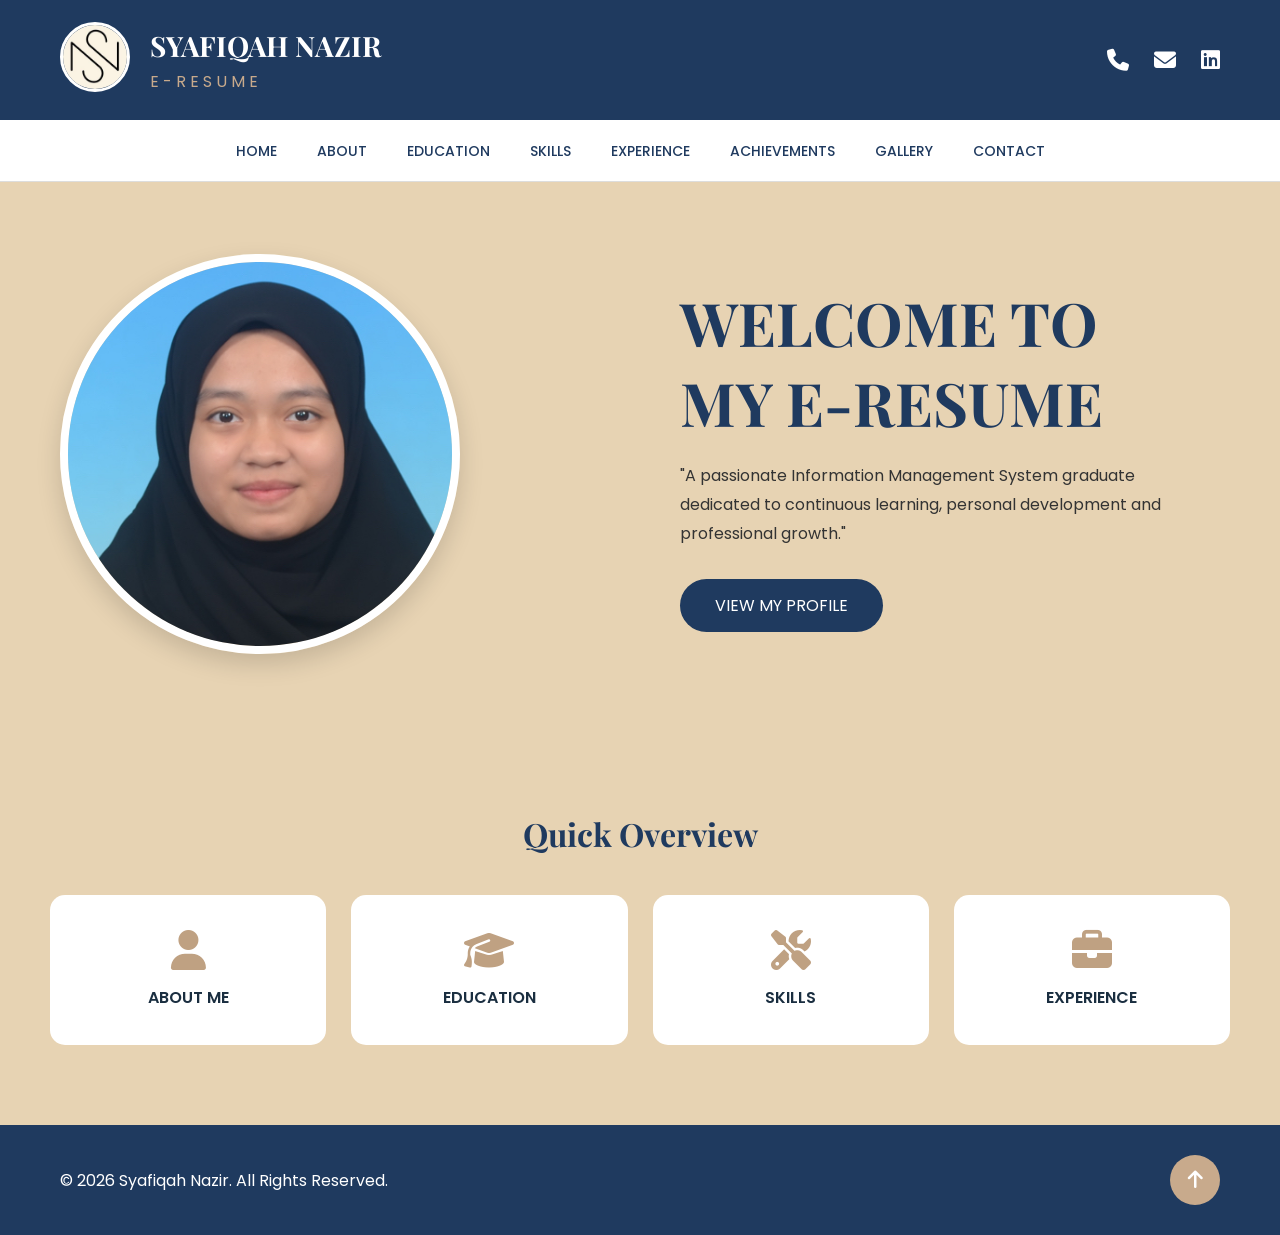
<file: index.html>
<!DOCTYPE html>
<html lang="en">

<head> <link rel="stylesheet"
href="https://cdnjs.cloudflare.com/ajax/libs/font-awesome/6.5.1/css/all.min.css">
<meta charset="UTF-8">
<meta name="viewport" content="width=device-width, initial-scale=1.0">

<title>Syafiqah | E-Resume</title>

<link rel="preconnect" href="https://fonts.googleapis.com">
<link href="https://fonts.googleapis.com/css2?family=Playfair+Display:wght@500;700&family=Poppins:wght@300;400;500;600&display=swap" rel="stylesheet">

<link rel="stylesheet" href="css/style.css">
</head>

<body>

<header>
    <div class="header-left">
        <a href="student.html">
            <img src="image/logo/sn-logo.png" 
                 alt="Profile logo" 
                 class="header-profile">
        </a>
        <div class="header-title">
            <h1>SYAFIQAH NAZIR</h1>
            <p>E-RESUME</p>
        </div>
    </div>

    <div class="header-right">

    <div class="phone-container" style="position: relative; display: inline-block;">
        <a href="#" id="phone-copy-btn" title="Click to copy phone number">
            <i class="fa-solid fa-phone"></i>
        </a>
        <div id="copy-popup" style="
            display: none; 
            position: absolute; 
            top: 35px; 
            left: 50%; 
            transform: translateX(-50%); 
            background-color: #333; 
            color: #fff; 
            padding: 6px 12px; 
            border-radius: 4px; 
            font-size: 13px; 
            white-space: nowrap; 
            z-index: 100;
            box-shadow: 0px 2px 5px rgba(0,0,0,0.2);
            font-family: 'Poppins', sans-serif;">
            011-16365920 copied!
        </div>
    </div>

    <a href="mailto:piqahnazir@gmail.com">
        <i class="fa-solid fa-envelope"></i>
    </a>

    <a href="https://www.linkedin.com/in/syafiqah-nazir-9666a235a"
           target="_blank">
            <i class="fa-brands fa-linkedin"></i>
    </a>

</div>

</header>

<nav>

    <ul>

        <li><a href="index.html">HOME</a></li>

        <li><a href="about.html">ABOUT</a></li>

        <li><a href="education.html">EDUCATION</a></li>

        <li><a href="skills.html">SKILLS</a></li>

        <li><a href="experience.html">EXPERIENCE</a></li>

        <li><a href="achievement.html">ACHIEVEMENTS</a></li>

        <li><a href="gallery.html">GALLERY</a></li>

        <li><a href="contact.html">CONTACT</a></li>

    </ul>

</nav>

<main>

<section class="hero">

    <div class="hero-image">

        <img src="image/profile/profilepic.JPG"
             alt="Profile Photo">

    </div>

    <div class="hero-text">

        <h2>WELCOME TO<br>MY E-RESUME</h2>

        <p>
            "A passionate Information Management System graduate 
            dedicated to continuous learning, personal development 
            and professional growth."
        </p>

        <a href="about.html" class="btn">
            VIEW MY PROFILE
        </a>

    </div>

</section>

<section class="overview">

    <h3>Quick Overview</h3>

    <div class="overview-grid">

        <a href="about.html" class="card">
            <i class="fa-solid fa-user"></i><br>ABOUT ME
        </a>

        <a href="education.html" class="card">
            <i class="fa-solid fa-graduation-cap"></i><br>EDUCATION
        </a>

        <a href="skills.html" class="card">
            <i class="fa-solid fa-screwdriver-wrench"></i><br>SKILLS
        </a>

        <a href="experience.html" class="card">
            <i class="fa-solid fa-briefcase"></i><br>EXPERIENCE
        </a>

    </div>

</section>

</main>

<footer>

    <div class="footer-content">

        <p>
            © 2026 Syafiqah Nazir. All Rights Reserved.
        </p>

        <div class="footer-links">

            <a href="#top" class="back-top">
                <i class="fa-solid fa-arrow-up"></i>
            </a>
        </div>

    </div>

</footer>

    <script>
document.getElementById('phone-copy-btn').addEventListener('click', function(e) {
    e.preventDefault();
    
    const phoneNumber = "011-16365920";
    
    navigator.clipboard.writeText(phoneNumber).then(() => {
        const popup = document.getElementById('copy-popup');
        
        popup.style.display = 'block';
        
        setTimeout(() => {
            popup.style.display = 'none';
        }, 2500);
    }).catch(err => {
        console.error('Could not copy text: ', err);
    });
});
</script>
    
</body>
</html>
</file>
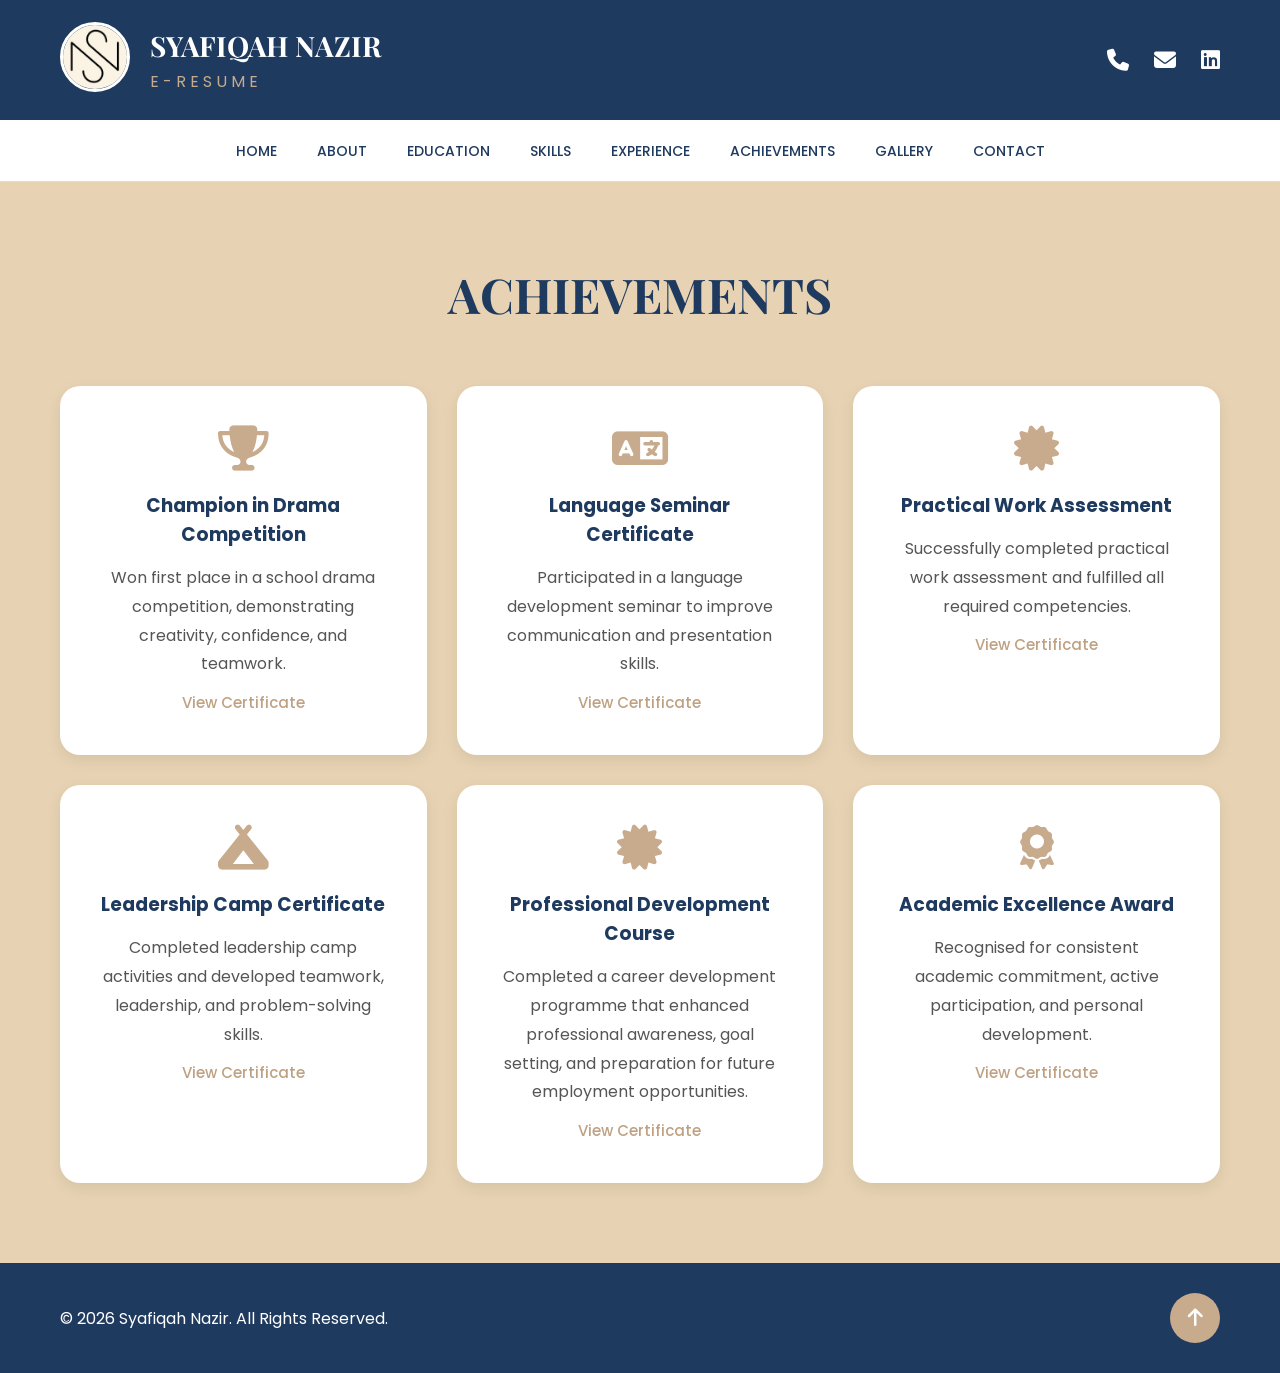
<file: achievement.html>
<!DOCTYPE html>
<html lang="en">

<head>

<link rel="stylesheet"
href="https://cdnjs.cloudflare.com/ajax/libs/font-awesome/6.5.1/css/all.min.css">

<meta charset="UTF-8">
<meta name="viewport" content="width=device-width, initial-scale=1.0">

<title>Achievements | Syafiqah</title>

<link rel="preconnect" href="https://fonts.googleapis.com">

<link href="https://fonts.googleapis.com/css2?family=Playfair+Display:wght@500;700&family=Poppins:wght@300;400;500;600&display=swap" rel="stylesheet">

<link rel="stylesheet" href="css/style.css">

<style>

    .view-cert-btn{
    display:inline-block;
    margin-top:12px;
    color:#bfa182;
    cursor:pointer;
    font-size:15px;
    font-weight:500;
    transition:.3s;
}

.view-cert-btn:hover{
    color:#1f3a5f;
}

.view-cert-btn i{
    margin-right:6px;
}

.cert-modal{
    display:none;
    position:fixed;
    left:0;
    top:0;
    width:100%;
    height:100%;
    background:rgba(0,0,0,.8);
    justify-content:center;
    align-items:center;
    z-index:9999;
}

.modal-content{
    max-width:80%;
    max-height:80%;
    border-radius:10px;
}

.close-modal{
    position:absolute;
    top:20px;
    right:40px;
    color:#fff;
    font-size:40px;
    cursor:pointer;
}
</style>

</head>

<body id="top">

<header>
    <div class="header-left">
        <a href="student.html">
            <img src="image/logo/sn-logo.png" 
                 alt="Profile logo" 
                 class="header-profile">
        </a>
        <div class="header-title">
            <h1>SYAFIQAH NAZIR</h1>
            <p>E-RESUME</p>
        </div>
    </div>

    <div class="header-right">

    <div class="phone-container" style="position: relative; display: inline-block;">
        <a href="#" id="phone-copy-btn" title="Click to copy phone number">
            <i class="fa-solid fa-phone"></i>
        </a>
        <div id="copy-popup" style="
            display: none; 
            position: absolute; 
            top: 35px; 
            left: 50%; 
            transform: translateX(-50%); 
            background-color: #333; 
            color: #fff; 
            padding: 6px 12px; 
            border-radius: 4px; 
            font-size: 13px; 
            white-space: nowrap; 
            z-index: 100;
            box-shadow: 0px 2px 5px rgba(0,0,0,0.2);
            font-family: 'Poppins', sans-serif;">
            011-16365920 copied!
        </div>
    </div>

        <a href="mailto:piqahnazir@gmail.com">
            <i class="fa-solid fa-envelope"></i>
        </a>

        <a href="https://www.linkedin.com/in/syafiqah-nazir-9666a235a"
           target="_blank">
            <i class="fa-brands fa-linkedin"></i>
        </a>

    </div>

</header>

<nav>

    <ul>

        <li><a href="index.html">HOME</a></li>

        <li><a href="about.html">ABOUT</a></li>

        <li><a href="education.html">EDUCATION</a></li>

        <li><a href="skills.html">SKILLS</a></li>

        <li><a href="experience.html">EXPERIENCE</a></li>

        <li><a href="achievement.html">ACHIEVEMENTS</a></li>

        <li><a href="gallery.html">GALLERY</a></li>

        <li><a href="contact.html">CONTACT</a></li>

    </ul>
    
</nav>

<main>

<section class="achievement-page">

    <h2>ACHIEVEMENTS</h2>

   <div class="achievement-gallery">

    <div class="award-card">

        <i class="fa-solid fa-trophy"></i>

        <h3>Champion in Drama Competition</h3>

        <p>
            Won first place in a school drama competition,
            demonstrating creativity, confidence, and teamwork.
        </p>

         <span class="view-cert-btn"
        onclick="openModal('image/certificate/LAKONAN.JPG')">
        View Certificate

    </span>
    </div>

    <div class="award-card">

        <i class="fa-solid fa-language"></i>

        <h3>Language Seminar Certificate</h3>

        <p>
            Participated in a language development seminar
            to improve communication and presentation skills.
        </p>

         <span class="view-cert-btn"
        onclick="openModal('image/certificate/bahasa.jpg')">
        View Certificate

    </span>
    </div>

    <div class="award-card">

        <i class="fa-solid fa-certificate"></i>

        <h3>Practical Work Assessment</h3>

        <p>
            Successfully completed practical work assessment
            and fulfilled all required competencies.
        </p>

         <span class="view-cert-btn"
        onclick="openModal('image/certificate/PEKA.JPG')">

        View Certificate

    </span>
    </div>

    <div class="award-card">

        <i class="fa-solid fa-campground"></i>

        <h3>Leadership Camp Certificate</h3>

        <p>
            Completed leadership camp activities and developed
            teamwork, leadership, and problem-solving skills.
        </p>

         <span class="view-cert-btn"
        onclick="openModal('image/certificate/KEM.JPG')">

        View Certificate

    </span>
    </div>

    <div class="award-card">

        <i class="fa-solid fa-certificate"></i>

<h3>Professional Development Course</h3>

<p>
    Completed a career development programme that enhanced
    professional awareness, goal setting, and preparation for
    future employment opportunities.
</p>

<span class="view-cert-btn"
onclick="openModal('image/certificate/zus.jpg')">

    View Certificate

</span>
    </div>

    <div class="award-card">

    <i class="fa-solid fa-award"></i>

    <h3>Academic Excellence Award</h3>

    <p>
        Recognised for consistent academic commitment,
        active participation, and personal development.
    </p>

     <span class="view-cert-btn"
        onclick="openModal('image/certificate/KOKO.JPG')">

        View Certificate

    </span>
    </div>

</div>

</section>

</main>

<footer>

    <div class="footer-content">

        <p>
            © 2026 Syafiqah Nazir. All Rights Reserved.
        </p>

        <div class="footer-links">

            <a href="#top" class="back-top">
                <i class="fa-solid fa-arrow-up"></i>
            </a>

        </div>

    </div>

</footer>
<div id="imageModal" class="cert-modal" onclick="closeModal()">

    <span class="close-modal">&times;</span>

    <img class="modal-content" id="modalImg" alt="Certificate">

</div>
<script>

function openModal(imageSrc){

    document.getElementById("imageModal").style.display = "flex";
    document.getElementById("modalImg").src = imageSrc;

}

function closeModal(){

    document.getElementById("imageModal").style.display = "none";

}
</script>
    
<script>
document.getElementById('phone-copy-btn').addEventListener('click', function(e) {
    e.preventDefault();
    
    const phoneNumber = "011-16365920";
    
    navigator.clipboard.writeText(phoneNumber).then(() => {
        const popup = document.getElementById('copy-popup');
        
        popup.style.display = 'block';
        
        setTimeout(() => {
            popup.style.display = 'none';
        }, 2500);
    }).catch(err => {
        console.error('Could not copy text: ', err);
    });
});
</script>

</body>
</html>
</file>
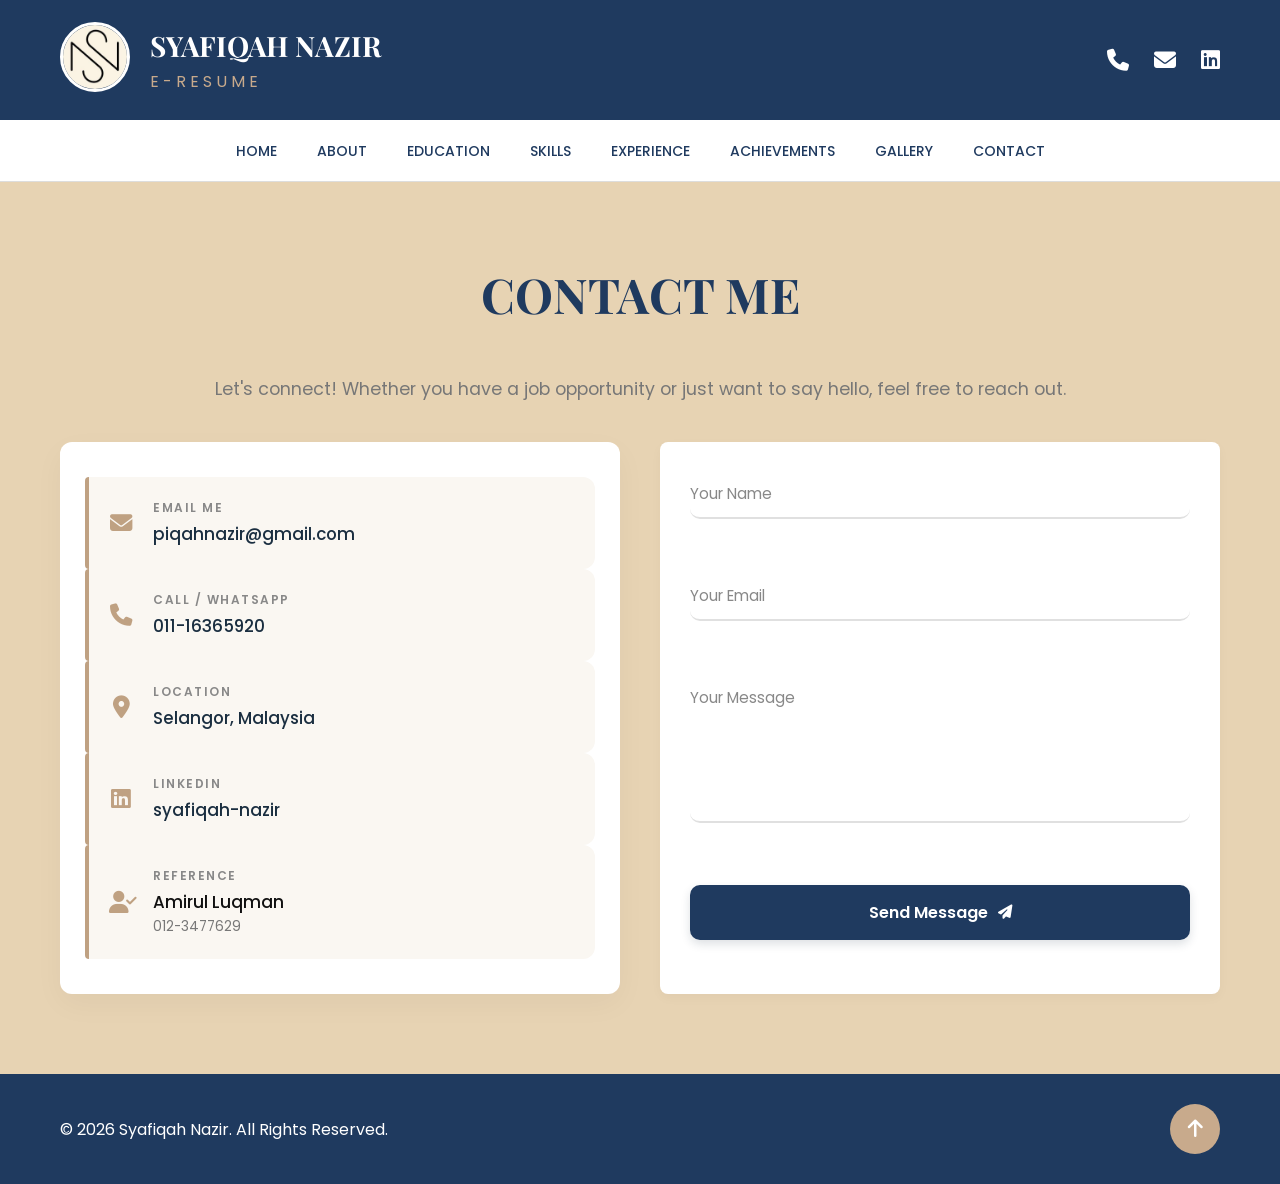
<file: contact.html>
<!DOCTYPE html>
<html lang="en">

<head>
    <link rel="stylesheet" href="https://cdnjs.cloudflare.com/ajax/libs/font-awesome/6.5.1/css/all.min.css">
    <meta charset="UTF-8">
    <meta name="viewport" content="width=device-width, initial-scale=1.0">
    <title>Contact | Syafiqah</title>
    <link rel="preconnect" href="https://fonts.googleapis.com">
    <link href="https://fonts.googleapis.com/css2?family=Playfair+Display:wght@500;700&family=Poppins:wght@300;400;500;600&display=swap" rel="stylesheet">
    <link rel="stylesheet" href="css/style.css">

    <style>
        .contact-subtitle {
            text-align: center;
            color: #777;
            margin-top: -10px;
            margin-bottom: 40px;
            font-family: 'Poppins', sans-serif;
            font-size: 1.1rem;
        }
        .contact-item a {
            color: inherit;
            text-decoration: none;
            transition: color 0.3s;
        }
        .contact-item a:hover {
            color: #bfa182; 
        }
        .map-section {
            margin-top: 50px;
            width: 100%;
            border-radius: 10px;
            overflow: hidden;
            box-shadow: 0 4px 15px rgba(0,0,0,0.05);
        }

        .success-modal {
            display: none;
            position: fixed;
            z-index: 10000;
            left: 0;
            top: 0;
            width: 100%;
            height: 100%;
            background-color: rgba(15, 23, 42, 0.7); 
            backdrop-filter: blur(5px); 
            justify-content: center;
            align-items: center;
            opacity: 0;
            transition: opacity 0.4s ease;
        }
        .success-modal.show {
            display: flex;
            opacity: 1;
        }
        .success-modal-content {
            background-color: #ffffff;
            padding: 40px 30px;
            border-radius: 16px;
            max-width: 450px;
            width: 90%;
            text-align: center;
            box-shadow: 0 20px 40px rgba(0,0,0,0.3);
            transform: scale(0.8);
            transition: transform 0.4s cubic-bezier(0.175, 0.885, 0.32, 1.275);
        }
        .success-modal.show .success-modal-content {
            transform: scale(1);
        }
        .success-icon-box {
            width: 70px;
            height: 70px;
            background-color: #faf7f2;
            color: #bfa182; 
            border-radius: 50%;
            display: flex;
            justify-content: center;
            align-items: center;
            font-size: 2rem;
            margin: 0 auto 20px auto;
            box-shadow: 0 4px 10px rgba(191, 161, 130, 0.2);
        }
        .success-modal-content h3 {
            font-family: 'Playfair Display', serif;
            color: #111;
            font-size: 1.6rem;
            margin-bottom: 12px;
        }
        .success-modal-content p {
            font-family: 'Poppins', sans-serif;
            color: #666;
            font-size: 0.95rem;
            line-height: 1.6;
            margin-bottom: 25px;
        }
        .success-close-btn {
            background-color: #bfa182;
            color: #fff;
            border: none;
            padding: 10px 30px;
            font-family: 'Poppins', sans-serif;
            font-weight: 500;
            font-size: 0.9rem;
            letter-spacing: 1px;
            border-radius: 6px;
            cursor: pointer;
            transition: background 0.3s, transform 0.2s;
        }
        .success-close-btn:hover {
            background-color: #a38568;
            transform: translateY(-2px);
        }
    </style>
</head>

<body id="top">

<header>
    <div class="header-left">
        <a href="student.html">
            <img src="image/logo/sn-logo.png" alt="Profile logo" class="header-profile">
        </a>
        <div class="header-title">
            <h1>SYAFIQAH NAZIR</h1>
            <p>E-RESUME</p>
        </div>
    </div>
    <div class="header-right">
       <div class="phone-container" style="position: relative; display: inline-block;">
        <a href="#" id="phone-copy-btn" title="Click to copy phone number">
            <i class="fa-solid fa-phone"></i>
        </a>
        <div id="copy-popup" style="
            display: none; 
            position: absolute; 
            top: 35px; 
            left: 50%; 
            transform: translateX(-50%); 
            background-color: #333; 
            color: #fff; 
            padding: 6px 12px; 
            border-radius: 4px; 
            font-size: 13px; 
            white-space: nowrap; 
            z-index: 100;
            box-shadow: 0px 2px 5px rgba(0,0,0,0.2);
            font-family: 'Poppins', sans-serif;">
            011-16365920 copied!
        </div>
    </div>
        <a href="mailto:piqahnazir@gmail.com"><i class="fa-solid fa-envelope"></i></a>
        <a href="https://www.linkedin.com/in/syafiqah-nazir-9666a235a" target="_blank">
            <i class="fa-brands fa-linkedin"></i>
        </a>
    </div>
</header>
    
<nav>
    <ul>
        <li><a href="index.html">HOME</a></li>
        <li><a href="about.html">ABOUT</a></li>
        <li><a href="education.html">EDUCATION</a></li>
        <li><a href="skills.html">SKILLS</a></li>
        <li><a href="experience.html">EXPERIENCE</a></li>
        <li><a href="achievement.html">ACHIEVEMENTS</a></li>
        <li><a href="gallery.html">GALLERY</a></li>
        <li><a href="contact.html">CONTACT</a></li>
    </ul>
</nav>

<main>
<section class="contact-page">
    <h2>CONTACT ME</h2>
    <p class="contact-subtitle">Let's connect! Whether you have a job opportunity or just want to say hello, feel free to reach out.</p>

    <div class="contact-container">
        <div class="contact-info contact-new-design">
            
            <div class="info-metric-card">
                <i class="fa-solid fa-envelope info-metric-icon"></i>
                <div class="info-metric-details">
                    <span class="info-metric-label">EMAIL ME</span>
                    <h4 class="info-metric-value"><a href="mailto:piqahnazir@gmail.com">piqahnazir@gmail.com</a></h4>
                </div>
            </div>

            <div class="info-metric-card">
                <i class="fa-solid fa-phone info-metric-icon"></i>
                <div class="info-metric-details">
                    <span class="info-metric-label">CALL / WHATSAPP</span>
                    <h4 class="info-metric-value"><a href="tel:+601116365920">011-16365920</a></h4>
                </div>
            </div>

            <div class="info-metric-card">
                <i class="fa-solid fa-location-dot info-metric-icon"></i>
                <div class="info-metric-details">
                    <span class="info-metric-label">LOCATION</span>
                    <h4 class="info-metric-value">Selangor, Malaysia</h4>
                </div>
            </div>

            <div class="info-metric-card">
                <i class="fa-brands fa-linkedin info-metric-icon"></i>
                <div class="info-metric-details">
                    <span class="info-metric-label">LINKEDIN</span>
                    <h4 class="info-metric-value"><a href="https://www.linkedin.com/in/syafiqah-nazir-9666a235a" target="_blank">syafiqah-nazir</a></h4>
                </div>
            </div>

            <div class="info-metric-card">
                <i class="fa-solid fa-user-check info-metric-icon"></i>
                <div class="info-metric-details">
                    <span class="info-metric-label">REFERENCE</span>
                    <h4 class="info-metric-value" style="color: #111;">Amirul Luqman</h4>
                    <p style="font-family: 'Poppins', sans-serif; font-size: 0.85rem; margin: 2px 0 0 0; color: #777;">
                        <a href="tel:+60123477629" style="color: inherit; text-decoration: none;">012-3477629</a>
                    </p>
                </div>
            </div>

        </div>

       <div class="contact-form contact-new-form-design">
            <form id="contactForm">
                <div class="form-group-custom">
                    <input type="text" id="name" placeholder=" " required>
                    <label for="name">Your Name</label>
                    <span class="form-line-accent"></span>
                </div>

                <div class="form-group-custom">
                    <input type="email" id="email" placeholder=" " required>
                    <label for="email">Your Email</label>
                    <span class="form-line-accent"></span>
                </div>

                <div class="form-group-custom">
                    <textarea id="message" rows="5" placeholder=" " required></textarea>
                    <label for="message">Your Message</label>
                    <span class="form-line-accent"></span>
                </div>

                <button type="submit" class="btn-submit-modern">
                    <span>Send Message</span>
                    <i class="fa-solid fa-paper-plane"></i>
                </button>
            </form>
        </div>
    </div>
</section>
</main>
<div id="successModal" class="success-modal">
    <div class="success-modal-content">
        <div class="success-icon-box">
            <i class="fa-solid fa-paper-plane"></i>
        </div>
        <h3>Message Sent!</h3>
        <p>Thank you for sending me a message. I will get to you as soon as possible!</p>
        <button class="success-close-btn" onclick="closeSuccessModal()">CLOSE</button>
    </div>
</div>

<footer>
    <div class="footer-content">
        <p>© 2026 Syafiqah Nazir. All Rights Reserved.</p>
        <div class="footer-links">
            <a href="#top" class="back-top"><i class="fa-solid fa-arrow-up"></i></a>
        </div>
    </div>
</footer>

<script>
    const contactForm = document.getElementById('contactForm');
    const successModal = document.getElementById('successModal');

    contactForm.addEventListener('submit', function(event) {
        event.preventDefault();

        successModal.style.display = 'flex';
        setTimeout(() => {
            successModal.classList.add('show');
        }, 10); 

        contactForm.reset();
    });

    function closeSuccessModal() {
        successModal.classList.remove('show');
        setTimeout(() => {
            successModal.style.display = 'none';
        }, 400); 
    }

    window.onclick = function(event) {
        if (event.target == successModal) {
            closeSuccessModal();
        }
    }

    document.getElementById('phone-copy-btn').addEventListener('click', function(e) {
    e.preventDefault();
    
    const phoneNumber = "011-16365920";
    
    navigator.clipboard.writeText(phoneNumber).then(() => {
        const popup = document.getElementById('copy-popup');
        
        popup.style.display = 'block';
        
        setTimeout(() => {
            popup.style.display = 'none';
        }, 2500);
    }).catch(err => {
        console.error('Could not copy text: ', err);
    });
});
</script>

</body>
</html>
</file>
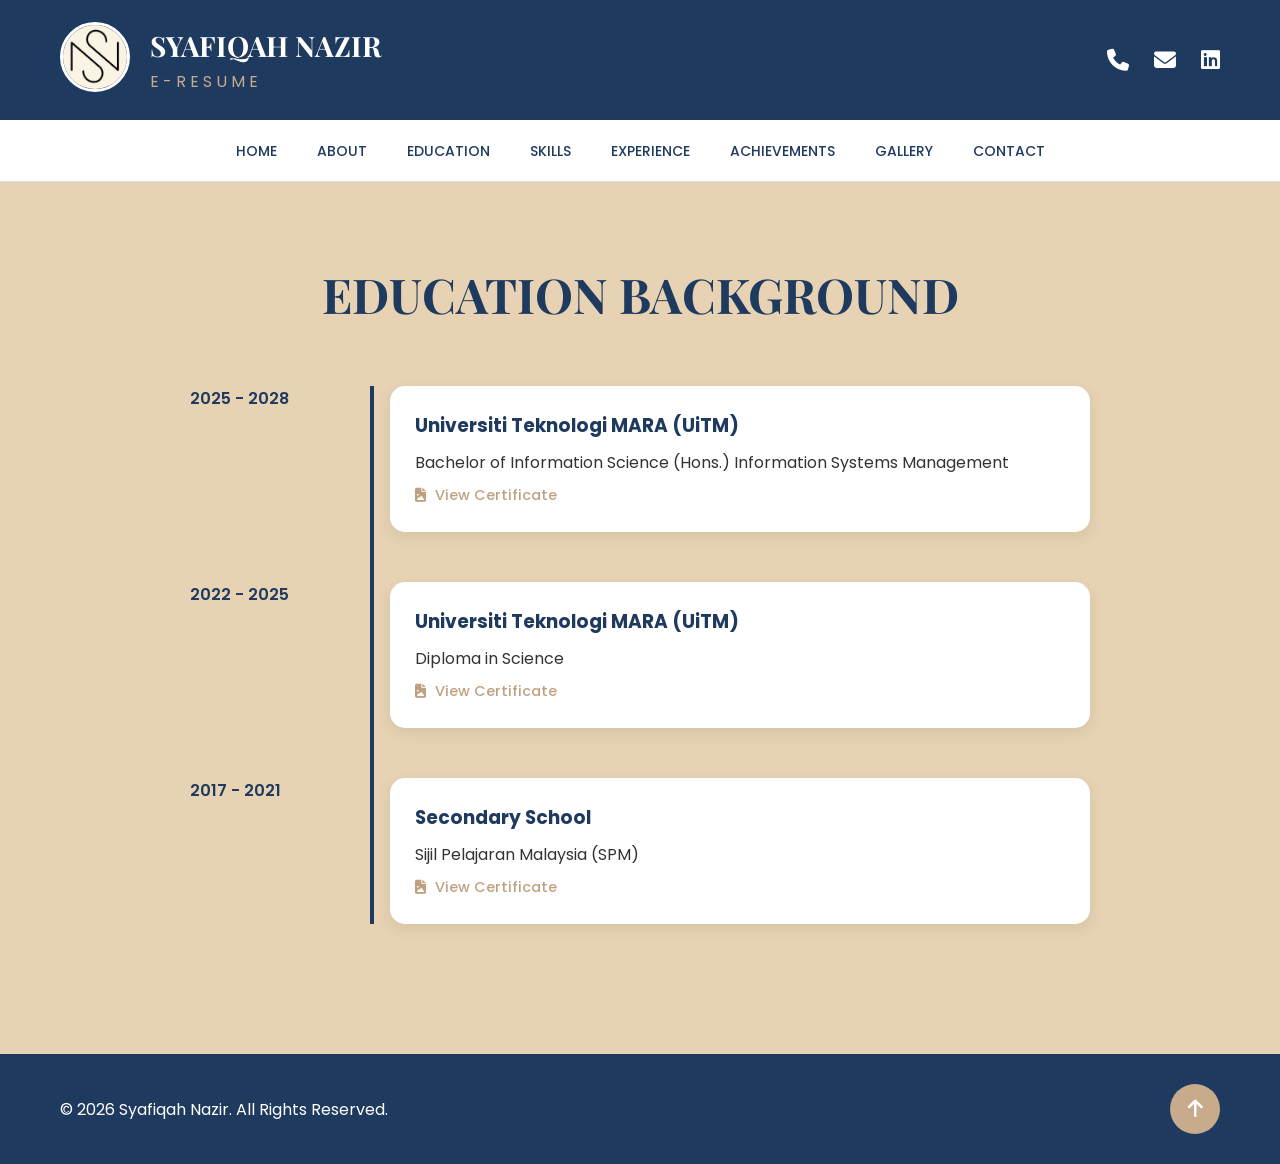
<file: education.html>
<!DOCTYPE html>
<html lang="en">

<head>
    <link rel="stylesheet" href="https://cdnjs.cloudflare.com/ajax/libs/font-awesome/6.5.1/css/all.min.css">
    <meta charset="UTF-8">
    <meta name="viewport" content="width=device-width, initial-scale=1.0">
    <title>Education | Syafiqah</title>
    <link rel="preconnect" href="https://fonts.googleapis.com">
    <link href="https://fonts.googleapis.com/css2?family=Playfair+Display:wght@500;700&family=Poppins:wght@300;400;500;600&display=swap" rel="stylesheet">
    <link rel="stylesheet" href="css/style.css">

    <style>
        .view-cert-btn {
            display: inline-block;
            margin-top: 10px;
            color: #bfa182;
            text-decoration: none;
            font-weight: 500;
            font-size: 0.9rem;
            cursor: pointer;
        }
        .view-cert-btn i {
            margin-right: 5px;
        }
        .cert-modal {
            display: none;
            position: fixed;
            z-index: 9999;
            left: 0;
            top: 0;
            width: 100%;
            height: 100%;
            background-color: rgba(0, 0, 0, 0.8);
            justify-content: center;
            align-items: center;
        }
        .modal-content {
            max-width: 80%;
            max-height: 80%;
            border-radius: 8px;
            box-shadow: 0 4px 15px rgba(0,0,0,0.5);
        }
        .close-modal {
            position: absolute;
            top: 20px;
            right: 35px;
            color: #fff;
            font-size: 40px;
            font-weight: bold;
            cursor: pointer;
        }
    </style>
</head>

<body id="top">

<header>
    <div class="header-left">
        <a href="student.html">
            <img src="image/logo/sn-logo.png" 
                 alt="Profile logo" 
                 class="header-profile">
        </a>
        <div class="header-title">
            <h1>SYAFIQAH NAZIR</h1>
            <p>E-RESUME</p>
        </div>
    </div>

    <div class="header-right">
       <div class="phone-container" style="position: relative; display: inline-block;">
        <a href="#" id="phone-copy-btn" title="Click to copy phone number">
            <i class="fa-solid fa-phone"></i>
        </a>
        <div id="copy-popup" style="
            display: none; 
            position: absolute; 
            top: 35px; 
            left: 50%; 
            transform: translateX(-50%); 
            background-color: #333; 
            color: #fff; 
            padding: 6px 12px; 
            border-radius: 4px; 
            font-size: 13px; 
            white-space: nowrap; 
            z-index: 100;
            box-shadow: 0px 2px 5px rgba(0,0,0,0.2);
            font-family: 'Poppins', sans-serif;">
            011-16365920 copied!
        </div>
    </div>
        <a href="mailto:piqahnazir@gmail.com"><i class="fa-solid fa-envelope"></i></a>
        <a href="https://www.linkedin.com/in/syafiqah-nazir-9666a235a" target="_blank">
            <i class="fa-brands fa-linkedin"></i>
        </a>
    </div>
</header>

<nav>
    <ul>
        <li><a href="index.html">HOME</a></li>
        <li><a href="about.html">ABOUT</a></li>
        <li><a href="education.html">EDUCATION</a></li>
        <li><a href="skills.html">SKILLS</a></li>
        <li><a href="experience.html">EXPERIENCE</a></li>
        <li><a href="achievement.html">ACHIEVEMENTS</a></li>
        <li><a href="gallery.html">GALLERY</a></li>
        <li><a href="contact.html">CONTACT</a></li>
    </ul>
</nav>

<main>
<section class="education">
    <h2>EDUCATION BACKGROUND</h2>
    <div class="timeline">

        <div class="timeline-item">
            <div class="timeline-year">2025 - 2028</div>
            <div class="timeline-content">
                <h3>Universiti Teknologi MARA (UiTM)</h3>
                <p>Bachelor of Information Science (Hons.) Information Systems Management</p>
                <span class="view-cert-btn" onclick="openModal('image/certificate/IMG_2110.PNG')">
                    <i class="fa-solid fa-file-image"></i> View Certificate
                </span>
            </div>
        </div>

        <div class="timeline-item">
            <div class="timeline-year">2022 - 2025</div>
            <div class="timeline-content">
                <h3>Universiti Teknologi MARA (UiTM)</h3>
                <p>Diploma in Science</p>
                <span class="view-cert-btn" onclick="openModal('image/certificate/IMG_2109.JPG')">
                    <i class="fa-solid fa-file-image"></i> View Certificate
                </span>
            </div>
        </div>

        <div class="timeline-item">
            <div class="timeline-year">2017 - 2021</div>
            <div class="timeline-content">
                <h3>Secondary School</h3>
                <p>Sijil Pelajaran Malaysia (SPM)</p>
                <span class="view-cert-btn" onclick="openModal('image/certificate/IMG_2107.JPG')">
                    <i class="fa-solid fa-file-image"></i> View Certificate
                </span>
            </div>
        </div>

    </div>
</section>

<div id="imageModal" class="cert-modal" onclick="closeModal()">
    <span class="close-modal">&times;</span>
    <img class="modal-content" id="modalImg" alt="Certificate Image">
</div>

<footer>
    <div class="footer-content">
        <p>© 2026 Syafiqah Nazir. All Rights Reserved.</p>
        <div class="footer-links">
            <a href="#top" class="back-top"><i class="fa-solid fa-arrow-up"></i></a>
        </div>
    </div>
</footer>

<script>
    function openModal(imageSrc) {
        var modal = document.getElementById("imageModal");
        var modalImg = document.getElementById("modalImg");
        modal.style.display = "flex";
        modalImg.src = imageSrc;
    }

    function closeModal() {
        var modal = document.getElementById("imageModal");
        modal.style.display = "none";
    }

    document.getElementById('phone-copy-btn').addEventListener('click', function(e) {
    e.preventDefault();
    
    const phoneNumber = "011-16365920";
    
    navigator.clipboard.writeText(phoneNumber).then(() => {
        const popup = document.getElementById('copy-popup');
        
        popup.style.display = 'block';
        
        setTimeout(() => {
            popup.style.display = 'none';
        }, 2500);
    }).catch(err => {
        console.error('Could not copy text: ', err);
    });
});
</script>

</body>
</html>
</file>
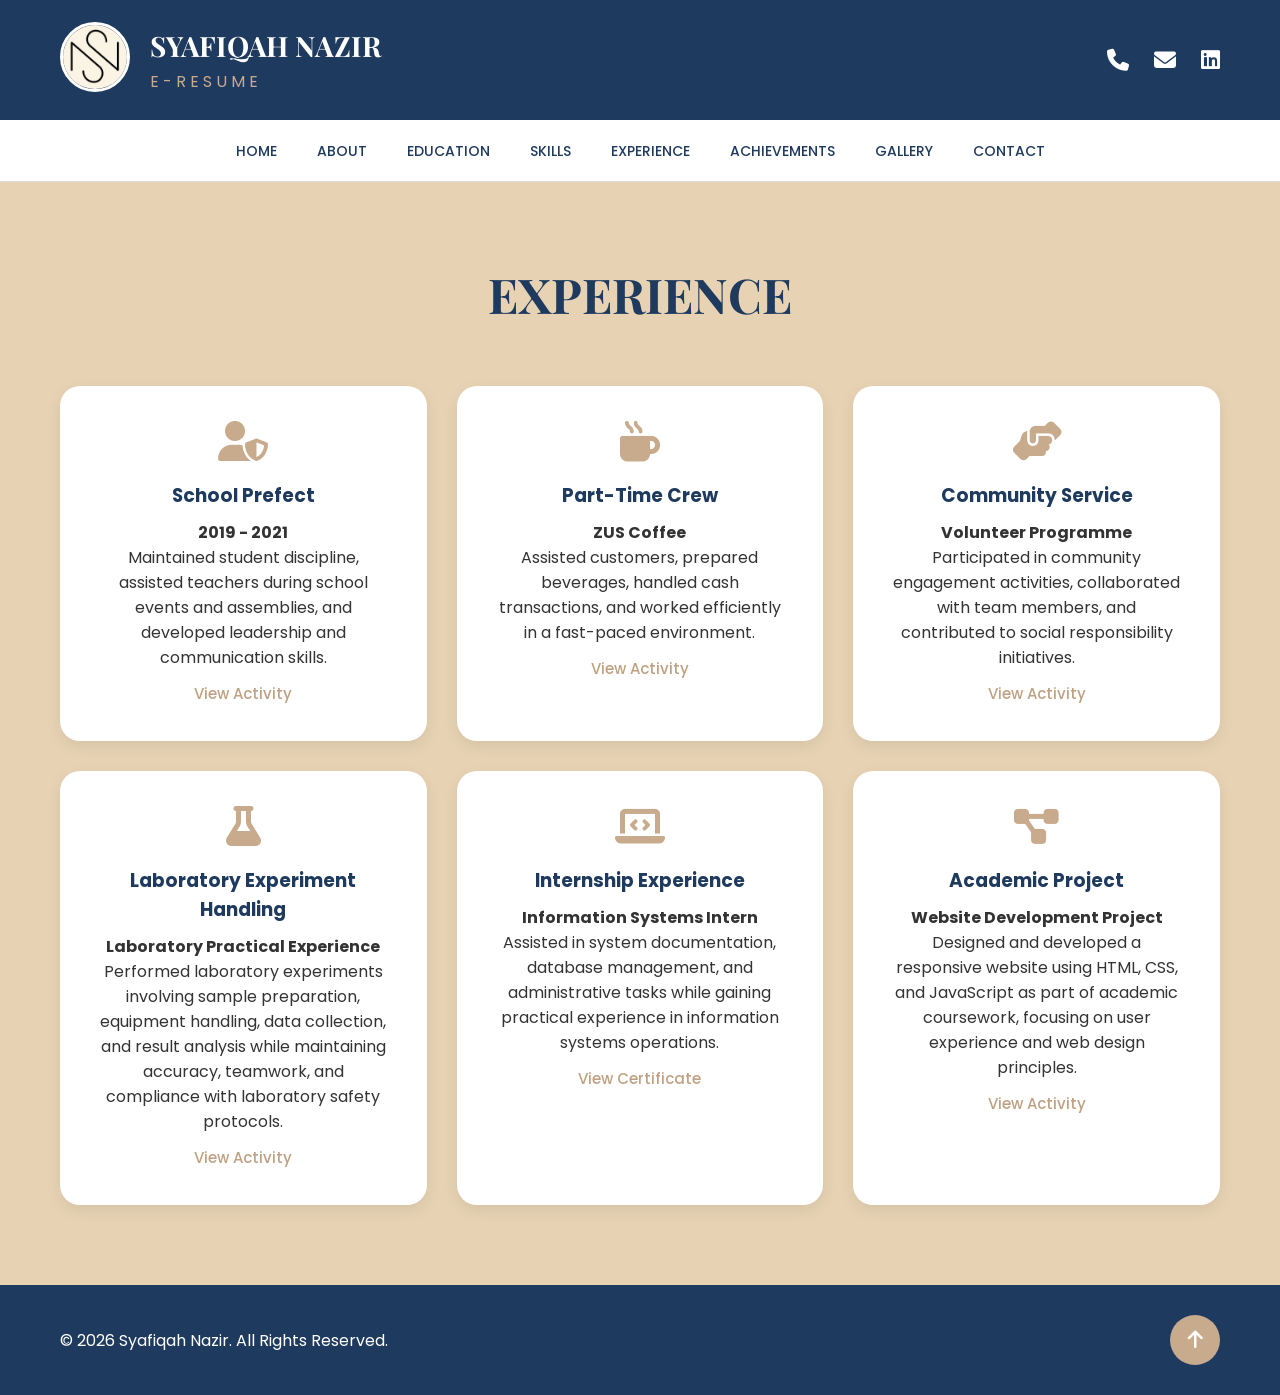
<file: experience.html>
<!DOCTYPE html>
<html lang="en">

<head>

<link rel="stylesheet"
href="https://cdnjs.cloudflare.com/ajax/libs/font-awesome/6.5.1/css/all.min.css">

<meta charset="UTF-8">
<meta name="viewport" content="width=device-width, initial-scale=1.0">

<title>Experience | Syafiqah</title>

<link rel="preconnect" href="https://fonts.googleapis.com">

<link href="https://fonts.googleapis.com/css2?family=Playfair+Display:wght@500;700&family=Poppins:wght@300;400;500;600&display=swap" rel="stylesheet">

<link rel="stylesheet" href="css/style.css">

<style>
.view-cert-btn{
    display:inline-block;
    margin-top:12px;
    color:#bfa182;
    cursor:pointer;
    font-size:15px;
    font-weight:500;
    transition:.3s;
}

.view-cert-btn:hover{
    color:#1f3a5f;
}

.view-cert-btn i{
    margin-right:6px;
}

.cert-modal{
    display:none;
    position:fixed;
    z-index:9999;
    left:0;
    top:0;
    width:100%;
    height:100%;
    background:rgba(0,0,0,.8);
    justify-content:center;
    align-items:center;
}

.modal-content{
    max-width:80%;
    max-height:80%;
    border-radius:10px;
}

.close-modal{
    position:absolute;
    top:20px;
    right:40px;
    color:white;
    font-size:40px;
    cursor:pointer;
}
</style>
</head>

<body id="top">

<header>
    <div class="header-left">
        <a href="student.html">
            <img src="image/logo/sn-logo.png" 
                 alt="Profile logo" 
                 class="header-profile">
        </a>
        <div class="header-title">
            <h1>SYAFIQAH NAZIR</h1>
            <p>E-RESUME</p>
        </div>
    </div>

    <div class="header-right">

       <div class="phone-container" style="position: relative; display: inline-block;">
        <a href="#" id="phone-copy-btn" title="Click to copy phone number">
            <i class="fa-solid fa-phone"></i>
        </a>
        <div id="copy-popup" style="
            display: none; 
            position: absolute; 
            top: 35px; 
            left: 50%; 
            transform: translateX(-50%); 
            background-color: #333; 
            color: #fff; 
            padding: 6px 12px; 
            border-radius: 4px; 
            font-size: 13px; 
            white-space: nowrap; 
            z-index: 100;
            box-shadow: 0px 2px 5px rgba(0,0,0,0.2);
            font-family: 'Poppins', sans-serif;">
            011-16365920 copied!
        </div>
    </div>

        <a href="mailto:piqahnazir@gmail.com">
            <i class="fa-solid fa-envelope"></i>
        </a>

        <a href="https://www.linkedin.com/in/syafiqah-nazir-9666a235a"
           target="_blank">
            <i class="fa-brands fa-linkedin"></i>
        </a>

    </div>

</header>

<nav>

    <ul>

        <li><a href="index.html">HOME</a></li>

        <li><a href="about.html">ABOUT</a></li>

        <li><a href="education.html">EDUCATION</a></li>

        <li><a href="skills.html">SKILLS</a></li>

        <li><a href="experience.html">EXPERIENCE</a></li>

        <li><a href="achievement.html">ACHIEVEMENTS</a></li>

        <li><a href="gallery.html">GALLERY</a></li>

        <li><a href="contact.html">CONTACT</a></li>

    </ul>

</nav>
    
<main>

<section class="experience-page">

    <h2>EXPERIENCE</h2>

 <div class="experience-container">

    <div class="experience-card">

        <i class="fa-solid fa-user-shield"></i>

        <h3>School Prefect</h3>

        <h4>2019 - 2021</h4>

        <p>
            Maintained student discipline, assisted teachers during school
            events and assemblies, and developed leadership and
            communication skills.
        </p>

        <span class="view-cert-btn"
            onclick="openModal('image/profile/pengawas2.JPG')">

        View Activity

        </span>
    </div>

    <div class="experience-card">

        <i class="fa-solid fa-mug-hot"></i>

        <h3>Part-Time Crew</h3>

        <h4>ZUS Coffee</h4>

        <p>
            Assisted customers, prepared beverages, handled cash
            transactions, and worked efficiently in a fast-paced
            environment.
        </p>

        <span class="view-cert-btn"
            onclick="openModal('image/profile/zus self.jpg')">

            View Activity

        </span>
    </div>

    <div class="experience-card">

        <i class="fa-solid fa-handshake-angle"></i>

        <h3>Community Service</h3>

        <h4>Volunteer Programme</h4>

        <p>
            Participated in community engagement activities, collaborated
            with team members, and contributed to social responsibility
            initiatives.
        </p>
        <span class="view-cert-btn"
            onclick="openModal('image/profile/community.jpg')">

            View Activity

        </span>
    </div>
    <div class="experience-card">

    <i class="fa-solid fa-flask"></i>

<h3>Laboratory Experiment Handling</h3>

<h4>Laboratory Practical Experience</h4>

<p>
    Performed laboratory experiments involving sample preparation,
    equipment handling, data collection, and result analysis while
    maintaining accuracy, teamwork, and compliance with laboratory
    safety protocols.
</p>
    <span class="view-cert-btn"
        onclick="openModal('image/profile/lab2.JPG')">

        View Activity

    </span>
    </div>
    <div class="experience-card">

    <i class="fa-solid fa-laptop-code"></i>

    <h3>Internship Experience</h3>

    <h4>Information Systems Intern</h4>

    <p>
        Assisted in system documentation, database management,
        and administrative tasks while gaining practical
        experience in information systems operations.
    </p>
    <span class="view-cert-btn"
        onclick="openModal('image/certificate/internship.png')">

        View Certificate

    </span>
    </div>
    <div class="experience-card">

    <i class="fa-solid fa-diagram-project"></i>

    <h3>Academic Project</h3>

    <h4>Website Development Project</h4>

    <p>
        Designed and developed a responsive website using
        HTML, CSS, and JavaScript as part of academic coursework,
        focusing on user experience and web design principles.
    </p>
    <span class="view-cert-btn"
        onclick="openModal('image/profile/website.png')">

        View Activity 
    </span>
    </div>
</div>
</section>

</main>

<footer>

    <div class="footer-content">

        <p>
            © 2026 Syafiqah Nazir. All Rights Reserved.
        </p>

        <div class="footer-links">

            <a href="#top" class="back-top">
                <i class="fa-solid fa-arrow-up"></i>
            </a>

        </div>

    </div>

</footer>
<div id="imageModal" class="cert-modal" onclick="closeModal()">

    <span class="close-modal">&times;</span>

    <img class="modal-content" id="modalImg">

</div>
<script>

function openModal(imageSrc){

    document.getElementById("imageModal").style.display="flex";
    document.getElementById("modalImg").src=imageSrc;

}

function closeModal(){

    document.getElementById("imageModal").style.display="none";

}

    document.getElementById('phone-copy-btn').addEventListener('click', function(e) {
    e.preventDefault(); 
    
    const phoneNumber = "011-16365920";
    
    navigator.clipboard.writeText(phoneNumber).then(() => {
        const popup = document.getElementById('copy-popup');
        popup.style.display = 'block';
        
        setTimeout(() => {
            popup.style.display = 'none';
        }, 2500);
    }).catch(err => {
        console.error('Could not copy text: ', err);
    });
});
</script>
</body>
</html>
</file>
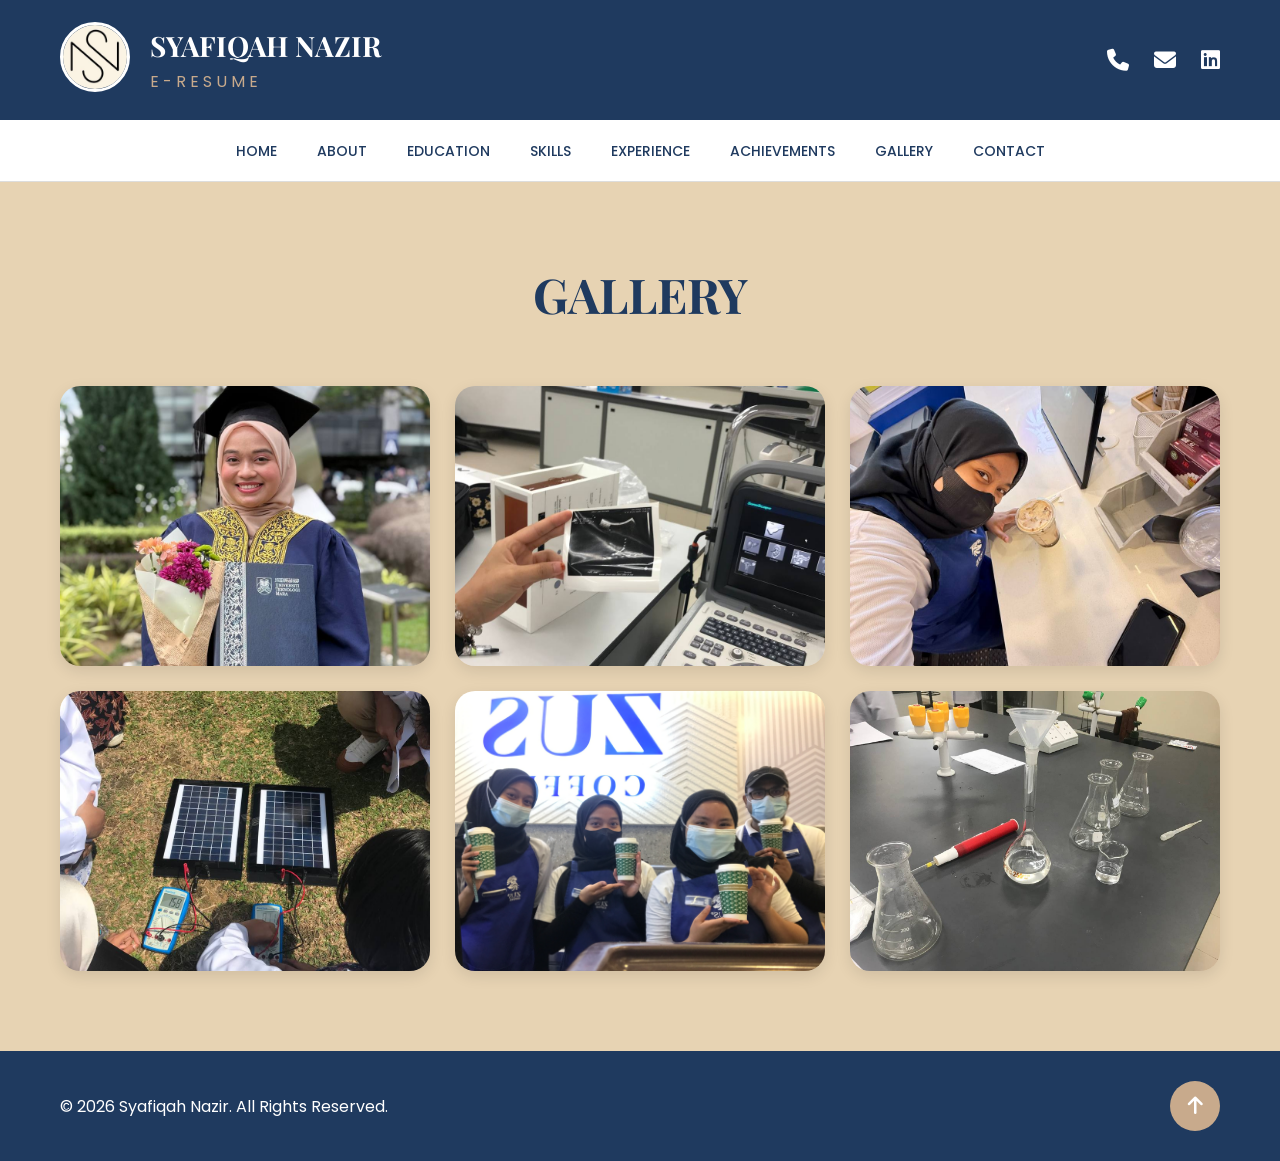
<file: gallery.html>
<!DOCTYPE html>
<html lang="en">

<head>

<link rel="stylesheet"
href="https://cdnjs.cloudflare.com/ajax/libs/font-awesome/6.5.1/css/all.min.css">

<meta charset="UTF-8">
<meta name="viewport" content="width=device-width, initial-scale=1.0">

<title>Gallery | Syafiqah</title>

<link rel="preconnect" href="https://fonts.googleapis.com">

<link href="https://fonts.googleapis.com/css2?family=Playfair+Display:wght@500;700&family=Poppins:wght@300;400;500;600&display=swap" rel="stylesheet">

<link rel="stylesheet" href="css/style.css">

</head>

<body id="top">

<header>
    <div class="header-left">
        <a href="student.html">
            <img src="image/logo/sn-logo.png" 
                 alt="Profile logo" 
                 class="header-profile">
        </a>
        <div class="header-title">
            <h1>SYAFIQAH NAZIR</h1>
            <p>E-RESUME</p>
        </div>
    </div>

    <div class="header-right">

       <div class="phone-container" style="position: relative; display: inline-block;">
        <a href="#" id="phone-copy-btn" title="Click to copy phone number">
            <i class="fa-solid fa-phone"></i>
        </a>
        <div id="copy-popup" style="
            display: none; 
            position: absolute; 
            top: 35px; 
            left: 50%; 
            transform: translateX(-50%); 
            background-color: #333; 
            color: #fff; 
            padding: 6px 12px; 
            border-radius: 4px; 
            font-size: 13px; 
            white-space: nowrap; 
            z-index: 100;
            box-shadow: 0px 2px 5px rgba(0,0,0,0.2);
            font-family: 'Poppins', sans-serif;">
            011-16365920 copied!
        </div>
    </div>

        <a href="mailto:piqahnazir@gmail.com">
            <i class="fa-solid fa-envelope"></i>
        </a>

        <a href="https://www.linkedin.com/in/syafiqah-nazir-9666a235a"
           target="_blank">
            <i class="fa-brands fa-linkedin"></i>
        </a>

    </div>

</header>

<nav>

    <ul>

        <li><a href="index.html">HOME</a></li>

        <li><a href="about.html">ABOUT</a></li>

        <li><a href="education.html">EDUCATION</a></li>

        <li><a href="skills.html">SKILLS</a></li>

        <li><a href="experience.html">EXPERIENCE</a></li>

        <li><a href="achievement.html">ACHIEVEMENTS</a></li>

        <li><a href="gallery.html">GALLERY</a></li>

        <li><a href="contact.html">CONTACT</a></li>

    </ul>
    
</nav>

<main>

<section class="gallery-page">

    <h2>GALLERY</h2>

    <div class="gallery-grid">

        <img src="image/gallery/gallery1.jpg" alt="Gallery 1">

        <img src="image/gallery/gallery2.jpg" alt="Gallery 2">

        <img src="image/gallery/gallery3.jpg" alt="Gallery 3">

        <img src="image/gallery/gallery4.jpg" alt="Gallery 4">

        <img src="image/gallery/gallery5.jpg" alt="Gallery 5">

        <img src="image/gallery/gallery6.jpg" alt="Gallery 6">

    </div>

</section>

</main>

<footer>

    <div class="footer-content">

        <p>
            © 2026 Syafiqah Nazir. All Rights Reserved.
        </p>

        <div class="footer-links">

            <a href="#top" class="back-top">
                <i class="fa-solid fa-arrow-up"></i>
            </a>

        </div>

    </div>

</footer>

<script>
document.getElementById('phone-copy-btn').addEventListener('click', function(e) {
    e.preventDefault(); 
    
    const phoneNumber = "011-16365920";
    
    navigator.clipboard.writeText(phoneNumber).then(() => {
        const popup = document.getElementById('copy-popup');
        
        popup.style.display = 'block';
        
        setTimeout(() => {
            popup.style.display = 'none';
        }, 2500);
    }).catch(err => {
        console.error('Could not copy text: ', err);
    });
});
</script>
    
</body>
</html>
</file>
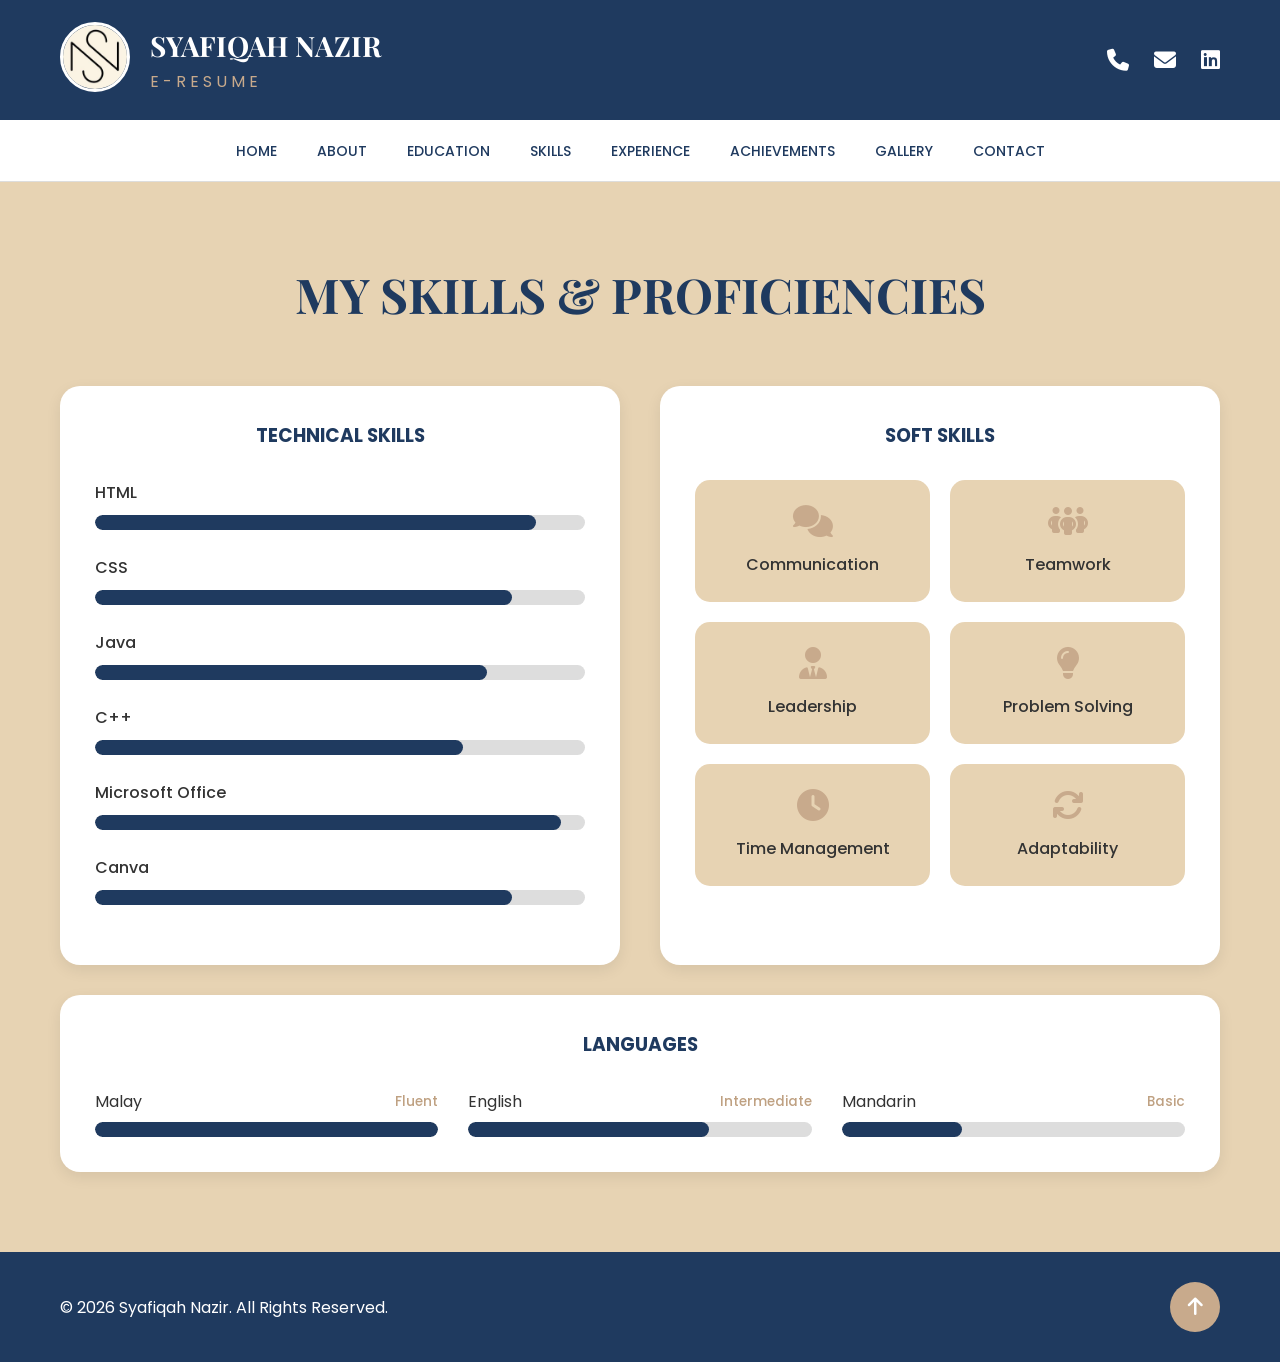
<file: skills.html>
<!DOCTYPE html>
<html lang="en">

<head>

<link rel="stylesheet"
href="https://cdnjs.cloudflare.com/ajax/libs/font-awesome/6.5.1/css/all.min.css">

<meta charset="UTF-8">
<meta name="viewport" content="width=device-width, initial-scale=1.0">

<title>Skills | Syafiqah</title>

<link rel="preconnect" href="https://fonts.googleapis.com">

<link href="https://fonts.googleapis.com/css2?family=Playfair+Display:wght@500;700&family=Poppins:wght@300;400;500;600&display=swap" rel="stylesheet">

<link rel="stylesheet" href="css/style.css">

</head>

<body id="top">

<header>
    <div class="header-left">
        <a href="student.html">
            <img src="image/logo/sn-logo.png" 
                 alt="Profile logo" 
                 class="header-profile">
        </a>
        <div class="header-title">
            <h1>SYAFIQAH NAZIR</h1>
            <p>E-RESUME</p>
        </div>
    </div>

    <div class="header-right">

       <div class="phone-container" style="position: relative; display: inline-block;">
        <a href="#" id="phone-copy-btn" title="Click to copy phone number">
            <i class="fa-solid fa-phone"></i>
        </a>
        <div id="copy-popup" style="
            display: none; 
            position: absolute; 
            top: 35px; 
            left: 50%; 
            transform: translateX(-50%); 
            background-color: #333; 
            color: #fff; 
            padding: 6px 12px; 
            border-radius: 4px; 
            font-size: 13px; 
            white-space: nowrap; 
            z-index: 100;
            box-shadow: 0px 2px 5px rgba(0,0,0,0.2);
            font-family: 'Poppins', sans-serif;">
            011-16365920 copied!
        </div>
    </div>

        <a href="mailto:piqahnazir@gmail.com">
            <i class="fa-solid fa-envelope"></i>
        </a>

        <a href="https://www.linkedin.com/in/syafiqah-nazir-9666a235a"
           target="_blank">
            <i class="fa-brands fa-linkedin"></i>
        </a>

    </div>

</header>

<nav>

    <ul>

        <li><a href="index.html">HOME</a></li>

        <li><a href="about.html">ABOUT</a></li>

        <li><a href="education.html">EDUCATION</a></li>

        <li><a href="skills.html">SKILLS</a></li>

        <li><a href="experience.html">EXPERIENCE</a></li>

        <li><a href="achievement.html">ACHIEVEMENTS</a></li>

        <li><a href="gallery.html">GALLERY</a></li>

        <li><a href="contact.html">CONTACT</a></li>

    </ul>

</nav>

<main>
<section class="skills-page">

    <h2>MY SKILLS & PROFICIENCIES</h2>

    <div class="skills-container">

        <div class="skills-box">
            <h3>TECHNICAL SKILLS</h3>
            <div class="skill">
                <span>HTML</span>
                <div class="progress"><div class="progress-bar html"></div></div>
            </div>
            <div class="skill">
                <span>CSS</span>
                <div class="progress"><div class="progress-bar css"></div></div>
            </div>
            <div class="skill">
                <span>Java</span>
                <div class="progress"><div class="progress-bar java"></div></div>
            </div>
            <div class="skill">
                <span>C++</span>
                <div class="progress"><div class="progress-bar cpp"></div></div>
            </div>
            <div class="skill">
                <span>Microsoft Office</span>
                <div class="progress"><div class="progress-bar office"></div></div>
            </div>
            <div class="skill">
                <span>Canva</span>
                <div class="progress"><div class="progress-bar canva"></div></div>
            </div>
        </div>

        <div class="skills-box">
            <h3>SOFT SKILLS</h3>
            <div class="soft-grid">
                <div class="soft-card"><i class="fa-solid fa-comments"></i><p>Communication</p></div>
                <div class="soft-card"><i class="fa-solid fa-people-group"></i><p>Teamwork</p></div>
                <div class="soft-card"><i class="fa-solid fa-user-tie"></i><p>Leadership</p></div>
                <div class="soft-card"><i class="fa-solid fa-lightbulb"></i><p>Problem Solving</p></div>
                <div class="soft-card"><i class="fa-solid fa-clock"></i><p>Time Management</p></div>
                <div class="soft-card"><i class="fa-solid fa-arrows-rotate"></i><p>Adaptability</p></div>
            </div>
        </div>

    </div> <div class="skills-box language-horizontal-box">
        <h3>LANGUAGES</h3>
        
        <div class="lang-horizontal-grid">
            
            <div class="skill-horizontal">
                <div class="lang-info">
                    <span>Malay</span>
                    <span class="lang-level">Fluent</span>
                </div>
                <div class="progress"><div class="progress-bar malay"></div></div>
            </div>

            <div class="skill-horizontal">
                <div class="lang-info">
                    <span>English</span>
                    <span class="lang-level">Intermediate</span>
                </div>
                <div class="progress"><div class="progress-bar english"></div></div>
            </div>

            <div class="skill-horizontal">
                <div class="lang-info">
                    <span>Mandarin</span>
                    <span class="lang-level">Basic</span>
                </div>
                <div class="progress"><div class="progress-bar mandarin"></div></div>
            </div>

        </div>
    </div>

</section>
</main>

<footer>

    <div class="footer-content">

        <p>
            © 2026 Syafiqah Nazir. All Rights Reserved.
        </p>

        <div class="footer-links">

            <a href="#top" class="back-top">
                <i class="fa-solid fa-arrow-up"></i>
            </a>

        </div>

    </div>

</footer>

<script>
document.getElementById('phone-copy-btn').addEventListener('click', function(e) {
    e.preventDefault();
    
    const phoneNumber = "011-16365920";
    
    navigator.clipboard.writeText(phoneNumber).then(() => {
        const popup = document.getElementById('copy-popup');
        
        popup.style.display = 'block';
        
        setTimeout(() => {
            popup.style.display = 'none';
        }, 2500);
    }).catch(err => {
        console.error('Could not copy text: ', err);
    });
});
</script>
    
</body>
</html>
</file>
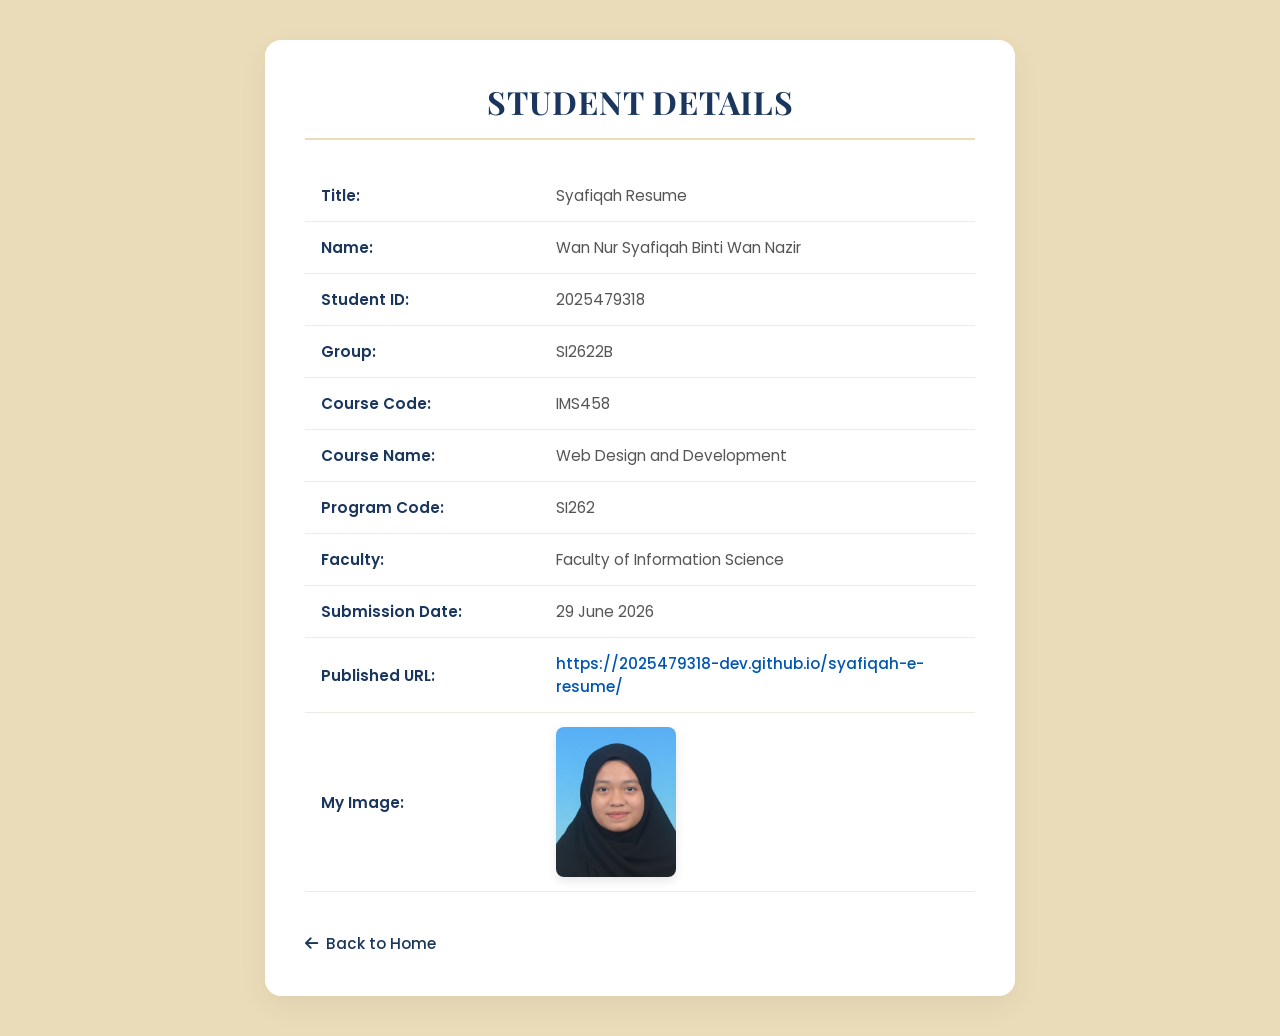
<file: student.html>
<!DOCTYPE html>
<html lang="en">
<head>
    <meta charset="UTF-8">
    <meta name="viewport" content="width=device-width, initial-scale=1.0">
    <title>Student Details | Syafiqah</title>
    
    <link rel="preconnect" href="https://fonts.googleapis.com">
    <link href="https://fonts.googleapis.com/css2?family=Playfair+Display:wght@700&family=Poppins:wght@400;500;600&display=swap" rel="stylesheet">
    <link rel="stylesheet" href="https://cdnjs.cloudflare.com/ajax/libs/font-awesome/6.5.1/css/all.min.css">

    <style>
        body {
            font-family: 'Poppins', sans-serif;
            background-color: #ebdcb9;
            color: #333333;
            margin: 0;
            padding: 40px 20px;
            display: flex;
            justify-content: center;
            align-items: center;
            min-height: 100vh;
            box-sizing: border-box;
        }

        .container {
            background-color: #ffffff;
            width: 100%;
            max-width: 750px;
            padding: 40px;
            border-radius: 16px;
            box-shadow: 0 10px 30px rgba(0, 0, 0, 0.06);
            box-sizing: border-box;
        }

        h2 {
            font-family: 'Playfair Display', serif;
            color: #1a365d;
            font-size: 2rem;
            margin-top: 0;
            margin-bottom: 30px;
            text-align: center;
            letter-spacing: 1px;
            border-bottom: 2px solid #ebdcb9;
            padding-bottom: 15px;
        }

        table {
            width: 100%;
            border-collapse: collapse;
            margin-bottom: 30px;
        }

        tr {
            transition: background-color 0.2s ease;
        }

        tr:hover {
            background-color: #faf7f0; 
        }

        th, td {
            padding: 14px 16px;
            border-bottom: 1px solid #f0eae0;
            font-size: 0.95rem;
            vertical-align: middle;
        }

        th {
            font-weight: 600;
            color: #1a365d;
            text-align: left;
            width: 35%;
        }

        td {
            color: #555555;
            font-weight: 400;
        }

        a {
            color: #0056b3;
            text-decoration: none;
            font-weight: 500;
            transition: color 0.2s ease;
        }

        a:hover {
            color: #1a365d;
            text-decoration: underline;
        }

        .student-image {
            width: 120px;
            height: 150px;
            object-fit: cover;
            border-radius: 8px;
            box-shadow: 0 4px 10px rgba(0,0,0,0.1);
            display: block;
        }

        .back-home {
            display: inline-flex;
            align-items: center;
            gap: 8px;
            color: #1a365d;
            font-weight: 500;
            font-size: 0.95rem;
            margin-top: 10px;
        }

        .back-home:hover {
            color: #0056b3;
            text-decoration: none;
        }
    </style>
</head>
<body>

    <div class="container">
        <h2>STUDENT DETAILS</h2>
        
        <table>
            <tr>
                <th>Title:</th>
                <td>Syafiqah Resume</td>
            </tr>
            <tr>
                <th>Name:</th>
                <td>Wan Nur Syafiqah Binti Wan Nazir</td>
            </tr>
            <tr>
                <th>Student ID:</th>
                <td>2025479318</td>
            </tr>
            <tr>
                <th>Group:</th>
                <td>SI2622B</td>
            </tr>
            <tr>
                <th>Course Code:</th>
                <td>IMS458</td>
            </tr>
            <tr>
                <th>Course Name:</th>
                <td>Web Design and Development</td>
            </tr>
            <tr>
                <th>Program Code:</th>
                <td>SI262</td>
            </tr>
            <tr>
                <th>Faculty:</th>
                <td>Faculty of Information Science</td>
            </tr>
            <tr>
                <th>Submission Date:</th>
                <td>29 June 2026</td>
            </tr>
            <tr>
                <th>Published URL:</th>
                <td><a href="https://2025479318-dev.github.io/syafiqah-e-resume/" target="_blank">https://2025479318-dev.github.io/syafiqah-e-resume/</a></td>
            </tr>
            <tr>
                <th>My Image:</th>
                <td>
                    <img src="image/profile/profilepic.JPG" alt="Syafiqah Profile Picture" class="student-image">
                </td>
            </tr>
        </table>
        
        <a href="index.html" class="back-home">
            <i class="fa-solid fa-arrow-left"></i> Back to Home
        </a>
    </div>

</body>
</html>
</file>
<file: css/style.css>
:root{

    --navy:#1F3A5F;
    --dusty-blue:#6F8FAF;
    --nude:#c8aa8c;
    --soft-nude:#e7d3b3;
    --white:#FFFFFF;

}

*{
    margin:0;
    padding:0;
    box-sizing:border-box;
}

body{

    font-family:'Poppins',sans-serif;
    background:var(--soft-nude);
    color:#333;

}

/* HEADER */

/* HEADER */

header{

    background:var(--navy);
    color:white;

    height:120px;

    display:flex;
    justify-content:space-between;
    align-items:center;

    padding:0 60px;

}

.header-left{

    display:flex;
    align-items:center;
    gap:20px;

}

.header-profile{

    width:70px;
    height:70px;

    border-radius:50%;
    object-fit:cover;

    border:3px solid white;

}

.header-title h1{

    font-family:'Playfair Display', serif;

    font-size:28px;
    margin-bottom:5px;

}

.header-title p{

    letter-spacing:4px;
    color:var(--nude);

}

.header-right{

    display:flex;
    align-items:center;
    gap:25px;

}

.header-right a{

    color:white;
    font-size:22px;

    transition:0.3s;

}

.header-right a:hover{

    color:var(--nude);
    transform:translateY(-2px);

}

/* NAVIGATION */

nav{

    background:white;
    border-bottom:1px solid #ddd;

}

nav ul{

    list-style:none;

    display:flex;
    justify-content:center;

}

nav ul li{

    margin:18px 20px;

}

nav ul li a{

    text-decoration:none;
    color:var(--navy);
    font-size:14px;
    font-weight:500;

}

nav ul li a:hover{

    color:var(--dusty-blue);

}

/* HERO */

.hero{

    width:1366px;
    max-width:100%;

    min-height:550px;

    margin:auto;

    display:flex;
    align-items:center;
    justify-content:center;

    gap:80px;

    padding:60px;

}

.hero-image{ 

    flex:1;

}

.hero-text{

    flex:1;

}

.hero-text h2{

    font-family:'Playfair Display',serif;

    font-size:60px;

    color:var(--navy);

    margin-bottom:20px;

}

.hero-text p{

    line-height:1.8;
    max-width:500px;

    margin-bottom:30px;

}

.btn{

    display:inline-block;

    padding:14px 35px;

    background:var(--navy);

    color:white;

    text-decoration:none;

    border-radius:30px;

}

.btn:hover{

    background:var(--dusty-blue);

}

.hero-image img{

    width:400px;
    height:400px;

    object-fit:cover;

    border-radius:50%;

    border:8px solid white;

    box-shadow:0 10px 25px rgba(0,0,0,0.15);

}

/* OVERVIEW */

.overview{

    text-align:center;

    padding:80px 50px;

}

.overview h3{

    font-family:'Playfair Display',serif;

    font-size:32px;

    color:var(--navy);

    margin-bottom:40px;

}

.overview-grid{

    display:grid;

    grid-template-columns:repeat(4,1fr);

    gap:25px;

}

/* Quick Overview Cards Icon Styling */
.overview-grid .card i {
    color: #bfa182;          /* Matches the light brownish/tan icon color */
    font-size: 2.5rem;       /* Matches the larger size from the experience page */
    margin-bottom: 15px;     /* Adds a clean space between the icon and text */
    display: inline-block;
}

/* Optional: Ensures the text link styling matches the clean look */
.overview-grid .card {
    text-decoration: none;
    font-weight: 600;
    font-size: 1rem;
    color: #1a2e40;          /* Matches your dark navy text color */
}

.card{

    background:white;

    padding:35px;

    text-decoration:none;

    color:var(--navy);

    font-weight:600;

    border-radius:15px;

    transition:0.3s;

}

.card:hover{

    background:var(--navy);

    color:white;

}
html{
    scroll-behavior:smooth;
}

.back-top{

    display:flex;
    justify-content:center;
    align-items:center;

    width:50px;
    height:50px;

    background:var(--nude);
    color:var(--navy);

    border-radius:50%;

    text-decoration:none;

    font-size:20px;

    transition:all 0.3s ease;

}

.back-top:hover{

    transform:scale(1.2);

}
/* ABOUT PAGE */

.about{

    width:1366px;
    max-width:100%;

    margin:auto;

    padding:80px 60px;

}

.about h2{

    text-align:center;

    font-family:'Playfair Display',serif;

    font-size:48px;

    color:var(--navy);

    margin-bottom:60px;

}

.about-container{

    display:flex;

    gap:60px;

    align-items:flex-start;

}

.about-image{

    flex:1;

}

.about-image img{

    width:100%;

    max-width:400px;

    border-radius:25px;

    border:8px solid white;

    box-shadow:0 10px 25px rgba(0,0,0,0.15);

}

.about-info{

    flex:2;

}

.about-info h3{

    color:var(--navy);

    margin-bottom:20px;

    font-size:24px;

}

.about-info table{

    width:100%;

    border-collapse:collapse;

    margin-bottom:40px;

    background:white;

    border-radius:15px;

    overflow:hidden;

}

.about-info th{

    background:var(--navy);

    color:white;

    width:35%;

    text-align:left;

}

.about-info th,
.about-info td{

    padding:15px;

    border:1px solid #ddd;

}

.about-info p{

    line-height:1.9;

    margin-bottom:20px;

}

/* VIDEO RESUME */

.video-resume{

    width:1366px;
    max-width:100%;

    margin:auto;

    padding:80px 60px;

    text-align:center;

}

.video-resume h2{

    font-family:'Playfair Display',serif;

    font-size:48px;

    color:var(--navy);

    margin-bottom:20px;

}

.video-description{

    max-width:700px;

    margin:0 auto 40px;

    line-height:1.8;

    color:#555;

}

/* Video Box */

.video-box{

    display:flex;

    justify-content:center;

    align-items:center;

    background:white;

    padding:30px;

    border-radius:25px;

    border:4px solid var(--soft-nude);

    box-shadow:0 15px 35px rgba(0,0,0,0.12);

    max-width:900px;

    margin:auto;

}

.video-box video{

    width:100%;

    max-width:760px;

    border-radius:20px;

    outline:none;

}

/* Progress Bar Widths for Canva & Languages */
.progress-bar.canva { width: 85%; }       /* Set your own preferred skill percentage level */
.progress-bar.malay { width: 100%; }     /* Fluent */
.progress-bar.english { width: 70%; }    /* Intermediate */
.progress-bar.mandarin { width: 35%; }   /* Basic */

/* Formatting for Language Text Alignment */
.lang-info {
    display: flex;
    justify-content: space-between;
    align-items: center;
}

.lang-level {
    font-size: 0.85rem;
    color: #bfa182; /* Using your accent gold/tan color */
    font-weight: 500;
}

/* Optional: Ensures the grid boxes layout smoothly if you use flexwrap */
.language-box {
    margin-top: 20px;
}

/* Full-width Horizontal Language Section Styling */
.language-horizontal-box {
    width: 100%;
    margin-top: 30px; /* Space separating the top boxes from the language box */
    box-sizing: border-box;
}

/* Creates a 3-column grid row layout for your languages */
.lang-horizontal-grid {
    display: flex;
    gap: 30px; /* Gap spacing between each language bar */
    width: 100%;
    margin-top: 15px;
}

/* Forces each language tracker block to share space evenly */
.skill-horizontal {
    flex: 1; 
    display: flex;
    flex-direction: column;
}

/* Cleans up the layout alignments */
.lang-info {
    display: flex;
    justify-content: space-between;
    align-items: center;
    margin-bottom: 8px;
    font-family: 'Poppins', sans-serif;
}

.lang-level {
    font-size: 0.85rem;
    color: #bfa182; /* Premium accent color for level status */
    font-weight: 500;
}

/* Specific Responsive fix for smaller mobile devices */
@media (max-width: 768px) {
    .lang-horizontal-grid {
        flex-direction: column; /* Stacks back vertically on phone screens cleanly */
        gap: 15px;
    }
}
#video {
    text-align: center;
}

/* EDUCATION PAGE */

.education{

    width:1366px;
    max-width:100%;

    margin:auto;

    padding:80px 60px;

}

.education h2{

    text-align:center;

    font-family:'Playfair Display',serif;

    font-size:48px;

    color:var(--navy);

    margin-bottom:60px;

}

/* TIMELINE */

.timeline{

    position:relative;

    max-width:900px;

    margin:auto;

}

.timeline::before{

    content:"";

    position:absolute;

    left:180px;

    top:0;

    width:4px;

    height:100%;

    background:var(--navy);

}

.timeline-item{

    display:flex;

    gap:40px;

    margin-bottom:50px;

}

.timeline-year{

    min-width:160px;

    font-weight:600;

    color:var(--navy);

}

.timeline-content{

    background:white;

    padding:25px;

    border-radius:15px;

    flex:1;

    box-shadow:0 5px 15px rgba(0,0,0,0.08);

}

.timeline-content h3{

    margin-bottom:10px;

    color:var(--navy);

}

/* ACHIEVEMENTS */

.academic-achievements{

    padding:40px 60px 100px;

}

.academic-achievements h2{

    text-align:center;

    font-family:'Playfair Display',serif;

    font-size:42px;

    color:var(--navy);

    margin-bottom:50px;

}

.achievement-grid{

    display:grid;

    grid-template-columns:repeat(3,1fr);

    gap:30px;

}

.achievement-card{

    background:white;

    padding:35px;

    border-radius:20px;

    text-align:center;

    transition:0.3s;

}

.achievement-card:hover{

    transform:translateY(-8px);

}

.achievement-card i{

    font-size:40px;

    color:var(--nude);

    margin-bottom:20px;

}

.achievement-card h3{

    color:var(--navy);

    margin-bottom:15px;

}
.view-cert-btn {
    display: inline-block;
    margin-top: 10px;
    color: #bfa182;
    text-decoration: none;
    font-weight: 500;
    font-size: 0.9rem;
    cursor: pointer;
}

.view-cert-btn i {
    margin-right: 5px;
}

.cert-modal {
    display: none;
    position: fixed;
    z-index: 9999;
    left: 0;
    top: 0;
    width: 100%;
    height: 100%;
    background: rgba(0,0,0,.8);
    justify-content: center;
    align-items: center;
}

.modal-content {
    max-width: 80%;
    max-height: 80%;
    border-radius: 8px;
    box-shadow: 0 5px 20px rgba(0,0,0,.5);
}

.close-modal {
    position: absolute;
    top: 20px;
    right: 35px;
    color: white;
    font-size: 40px;
    cursor: pointer;
}
/* SKILLS PAGE */

.skills-page{

    width:1366px;
    max-width:100%;

    margin:auto;

    padding:80px 60px;

}

.skills-page h2{

    text-align:center;

    font-family:'Playfair Display',serif;

    font-size:48px;

    color:var(--navy);

    margin-bottom:60px;

}

.skills-container{

    display:grid;

    grid-template-columns:1fr 1fr;

    gap:40px;

}

.skills-box{

    background:white;

    padding:35px;

    border-radius:20px;

    box-shadow:0 5px 15px rgba(0,0,0,0.08);

}

.skills-box h3{

    text-align:center;

    color:var(--navy);

    margin-bottom:30px;

}

/* TECHNICAL */

.skill{

    margin-bottom:25px;

}

.skill span{

    display:block;

    margin-bottom:10px;

    font-weight:500;

}

.progress{

    height:15px;

    background:#ddd;

    border-radius:20px;

    overflow:hidden;

}

.progress-bar{

    height:100%;

    background:var(--navy);

    border-radius:20px;

}

.html{
    width:90%;
}

.css{
    width:85%;
}

.java{
    width:80%;
}

.cpp{
    width:75%;
}

.office{
    width:95%;
}

/* SOFT SKILLS */

.soft-grid{

    display:grid;

    grid-template-columns:repeat(2,1fr);

    gap:20px;

}

.soft-card{

    background:var(--soft-nude);

    padding:25px;

    border-radius:15px;

    text-align:center;

    transition:0.3s;

}

.soft-card:hover{

    background:var(--navy);

    color:white;

    transform:translateY(-5px);

}

.soft-card i{

    font-size:32px;

    margin-bottom:15px;

    color:var(--nude);

}

.soft-card p{

    font-weight:500;

}
/* EXPERIENCE PAGE */

.experience-page{

    width:1366px;
    max-width:100%;

    margin:auto;

    padding:80px 60px;

}

.experience-page h2{

    text-align:center;

    font-family:'Playfair Display',serif;

    font-size:48px;

    color:var(--navy);

    margin-bottom:60px;

}
.experience-container{

    display:grid;

    grid-template-columns:repeat(3,1fr);

    gap:30px;


}

.experience-card{

    background:white;

    padding:35px;

    border-radius:20px;

    text-align:center;

    box-shadow:0 5px 15px rgba(0,0,0,0.08);

    transition:0.3s;

}

.experience-card:hover{

    transform:translateY(-8px);

}

.experience-card i{

    font-size:40px;

    color:var(--nude);

    margin-bottom:20px;

}

.experience-card h3{

    color:var(--navy);

    margin-bottom:10px;

}

/* ACHIEVEMENT PAGE */

.achievement-page{

    width:1366px;
    max-width:100%;

    margin:auto;

    padding:80px 60px;

}

.achievement-page h2{

    text-align:center;

    font-family:'Playfair Display',serif;

    font-size:48px;

    color:var(--navy);

    margin-bottom:60px;

}

.achievement-gallery{

    display:grid;

    grid-template-columns:repeat(3,1fr);

    gap:30px;
    align-items:stretch;

}

.award-card{

    background:white;

    padding:40px;

    text-align:center;

    border-radius:20px;

    transition:0.3s;

}
.award-card{

    background:white;

    padding:40px;

    text-align:center;

    border-radius:20px;

    transition:0.3s;

    box-shadow:0 5px 15px rgba(0,0,0,0.08);

}
.award-card p{

    margin-top:15px;

    line-height:1.8;

    color:#555;

}

.award-card:hover{

    transform:translateY(-8px);

}

.award-card i{

    font-size:45px;

    color:var(--nude);

    margin-bottom:20px;

}

.award-card h3{

    color:var(--navy);

}
.view-cert-btn {
    display: inline-block;
    margin-top: 10px;
    color: #bfa182;
    text-decoration: none;
    font-weight: 500;
    font-size: 0.9rem;
    cursor: pointer;
}

.view-cert-btn i {
    margin-right: 5px;
}

.cert-modal {
    display: none;
    position: fixed;
    z-index: 9999;
    left: 0;
    top: 0;
    width: 100%;
    height: 100%;
    background: rgba(0,0,0,.8);
    justify-content: center;
    align-items: center;
}

.modal-content {
    max-width: 80%;
    max-height: 80%;
    border-radius: 8px;
    box-shadow: 0 5px 20px rgba(0,0,0,.5);
}

.close-modal {
    position: absolute;
    top: 20px;
    right: 35px;
    color: white;
    font-size: 40px;
    cursor: pointer;
}
/* GALLERY PAGE */

.gallery-page{

    width:1366px;
    max-width:100%;

    margin:auto;

    padding:80px 60px;

}

.gallery-page h2{

    text-align:center;

    font-family:'Playfair Display',serif;

    font-size:48px;

    color:var(--navy);

    margin-bottom:60px;

}

.gallery-grid{

    display:grid;

    grid-template-columns:repeat(3,1fr);

    gap:25px;

}

.gallery-grid img{

    width:100%;

    height:280px;

    object-fit:cover;

    border-radius:20px;

    transition:0.3s;

    box-shadow:0 5px 15px rgba(0,0,0,0.1);

}

.gallery-grid img:hover{

    transform:scale(1.05);

}

/* CONTACT PAGE */

.contact-page{

    width:1366px;
    max-width:100%;

    margin:auto;

    padding:80px 60px;

}

.contact-page h2{

    text-align:center;

    font-family:'Playfair Display',serif;

    font-size:48px;

    color:var(--navy);

    margin-bottom:60px;

}

.contact-container{

    display:grid;

    grid-template-columns:1fr 1fr;

    gap:40px;

}

.contact-info{

    background:white;

    padding:40px;

    border-radius:20px;

}

.contact-item{

    display:flex;

    align-items:center;

    gap:15px;

    margin-bottom:25px;

}

.contact-item i{

    font-size:24px;

    color:var(--navy);

}

.contact-form{

    background:white;

    padding:40px;

    border-radius:20px;

}

.contact-form form{

    display:flex;

    flex-direction:column;

    gap:20px;

}

.contact-form input,
.contact-form textarea{

    padding:15px;

    border:1px solid #ddd;

    border-radius:10px;

    font-family:'Poppins',sans-serif;

}

.contact-form button{

    background:var(--navy);

    color:white;

    border:none;

    padding:15px;

    border-radius:10px;

    cursor:pointer;

    transition:0.3s;

}

.contact-form button:hover{

    background:var(--dusty-blue);

}

/* Update your left container wrapper */
.contact-new-design {
    background: #ffffff;
    padding: 35px 25px;
    border-radius: 12px;
    box-shadow: 0 10px 30px rgba(0, 0, 0, 0.04);
    
    /* STRATEGY: Forces the wrapper to match the form's height and distributes items evenly */
    height: 100%;
    display: flex;
    flex-direction: column;
    justify-content: space-between; /* Spreads out the cards to eliminate the bottom gap */
    box-sizing: border-box;
}

/* Update the individual metric cards */
.info-metric-card {
    display: flex;
    align-items: center;
    padding: 22px 20px; /* Increased padding slightly to naturally absorb height */
    background: #faf7f2;
    border-left: 4px solid #bfa182;
    border-radius: 4px 12px 12px 4px;
    flex-grow: 1; /* Allows each card to share the available vertical workspace */
    margin-bottom: 0; 
    transition: all 0.3s cubic-bezier(0.25, 0.8, 0.25, 1);
}

.info-metric-card:hover {
    transform: translateX(5px); /* Elegant slide-out movement on hover */
    box-shadow: 0 6px 18px rgba(191, 161, 130, 0.12);
    background: #faf7f2;
}

/* Elegant Icon Style */
.info-metric-icon {
    font-size: 1.4rem;
    color: #bfa182;
    margin-right: 20px;
    width: 24px;
    text-align: center;
}

/* Typography Reversal - Label on top, values bolded */
.info-metric-details {
    display: flex;
    flex-direction: column;
}

.info-metric-label {
    font-size: 0.75rem;
    text-transform: uppercase;
    letter-spacing: 1.5px;
    color: #888888;
    margin-bottom: 4px;
    font-weight: 600;
    font-family: 'Poppins', sans-serif;
}

.info-metric-value {
    margin: 0;
    font-size: 1.05rem;
    color: #1a2e40;
    font-weight: 500;
}

.info-metric-value a {
    color: inherit;
    text-decoration: none;
}

.info-metric-value a:hover {
    color: #bfa182;
}

/* --- Premium Right Box Form Styling --- */
.contact-new-form-design {
    padding: 30px;
    background: #ffffff;
    border-radius: 8px;
    box-shadow: 0 4px 12px rgba(0, 0, 0, 0.03);
}

/* Custom Floating Label Wrapper */
.form-group-custom {
    position: relative;
    margin-bottom: 35px;
}

/* Input & Textarea Fields */
.form-group-custom input,
.form-group-custom textarea {
    width: 100%;
    padding: 10px 0;
    font-size: 1rem;
    color: #1a2e40;
    border: none;
    border-bottom: 2px solid #e0e0e0; /* Clean bottom line only */
    background: transparent;
    outline: none;
    font-family: 'Poppins', sans-serif;
    transition: border-color 0.3s ease;
}

/* Textarea specific adjustments */
.form-group-custom textarea {
    resize: none;
}

/* Floating Label Logic */
.form-group-custom label {
    position: absolute;
    left: 0;
    top: 10px;
    color: #888888;
    font-size: 0.95rem;
    font-family: 'Poppins', sans-serif;
    pointer-events: none;
    transition: all 0.3s ease;
}

/* Move label up on focus or when field is filled */
.form-group-custom input:focus ~ label,
.form-group-custom input:not(:placeholder-shown) ~ label,
.form-group-custom textarea:focus ~ label,
.form-group-custom textarea:not(:placeholder-shown) ~ label {
    top: -15px;
    font-size: 0.75rem;
    letter-spacing: 1px;
    text-transform: uppercase;
    color: #bfa182; /* Matches your accent theme color */
    font-weight: 600;
}

/* Animated accent line underneath inputs */
.form-line-accent {
    position: absolute;
    bottom: 0;
    left: 0;
    width: 0;
    height: 2px;
    background-color: #bfa182;
    transition: width 0.3s ease;
}

.form-group-custom input:focus ~ .form-line-accent,
.form-group-custom textarea:focus ~ .form-line-accent {
    width: 100%;
}

/* --- Premium Submit Button Style --- */
.btn-submit-modern {
    width: 100%;
    padding: 14px;
    background-color: #1a2e40; /* Dark premium theme background */
    color: #ffffff;
    border: none;
    border-radius: 6px;
    font-size: 1rem;
    font-weight: 600;
    font-family: 'Poppins', sans-serif;
    cursor: pointer;
    display: flex;
    justify-content: center;
    align-items: center;
    gap: 10px;
    transition: all 0.3s ease;
    box-shadow: 0 4px 10px rgba(26, 46, 64, 0.15);
}

.btn-submit-modern:hover {
    background-color: #bfa182; /* Smooth shift to your accent tint */
    transform: translateY(-2px);
    box-shadow: 0 6px 15px rgba(191, 161, 130, 0.25);
}

.btn-submit-modern i {
    font-size: 0.9rem;
    transition: transform 0.3s ease;
}

.btn-submit-modern:hover i {
    transform: translateX(4px) translateY(-2px); /* Paper airplane shifts forward slightly on hover */
}

/* FOOTER */
footer{

    background:var(--navy);

    color:white;

    padding:30px 60px;

}

.footer-content{

    display:flex;

    justify-content:space-between;

    align-items:center;

    flex-wrap:wrap;

    gap:20px;

}

.footer-text p{

    margin-bottom:8px;

    font-size:14px;

}

.footer-links{

    display:flex;

    align-items:center;

    gap:20px;

}

.footer-links a{

    color:white;

    text-decoration:none;

    transition:0.3s;

}

.footer-links a:hover{

    color:var(--nude);

}
</file>
